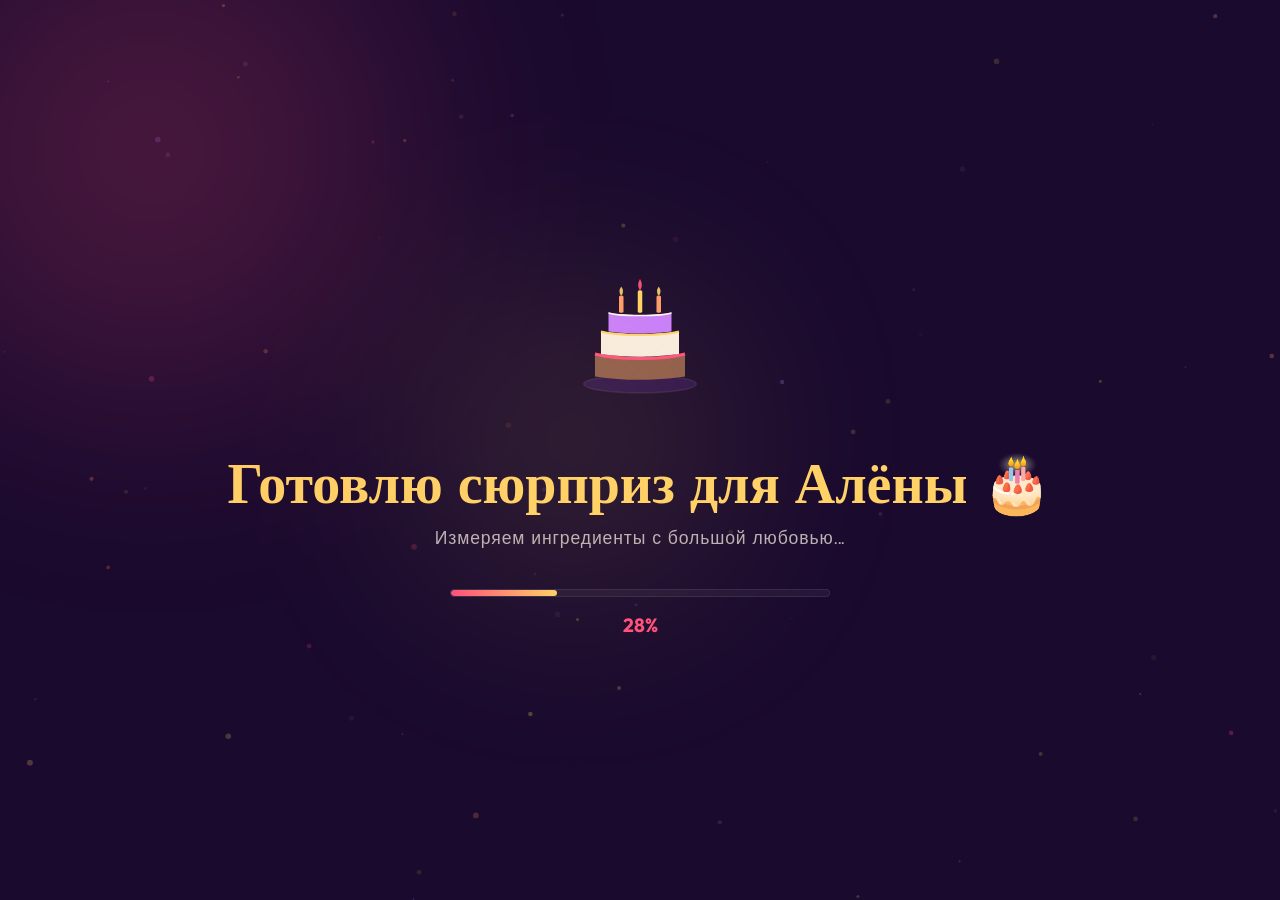
<file: cake.html>
<!DOCTYPE html>
<html lang="en">
<head>
  <meta charset="UTF-8">
  <meta name="viewport" content="width=device-width, initial-scale=1.0">
  <title>Baking the Surprise... 🎂</title>
  <link href="https://fonts.googleapis.com/css2?family=Outfit:wght@300;400;500;600;700;800&family=Dancing+Script:wght@700&family=DM+Sans:wght@300;400;500;700&display=swap" rel="stylesheet">
  <link rel="stylesheet" href="style.css">
  <link rel="icon" href="images/lilone.jpg" type="image/jpeg">
</head>
<body>



  <!-- Background Particle Canvas -->
  <canvas id="bg-canvas"></canvas>

  <div class="loading-container">
    <div class="hero-glow glow-1"></div>
    <div class="hero-glow glow-3"></div>

    <!-- Small SVG Cake illustration -->
    <div class="loading-cake">
      <svg viewBox="0 0 200 200" xmlns="http://www.w3.org/2000/svg">
        <!-- Plate -->
        <ellipse cx="100" cy="160" rx="75" ry="12" fill="var(--mid)" stroke="var(--border-glass)" stroke-width="2"/>
        
        <!-- Bottom Layer (Chocolate) -->
        <path d="M40 120 C 40 120, 100 130, 160 120 L 160 150 C 160 150, 100 160, 40 150 Z" fill="#8d5b4c" />
        <path d="M40 120 C 70 128, 130 128, 160 120" fill="none" stroke="var(--primary)" stroke-width="4"/>
        
        <!-- Middle Layer (Vanilla/Cream) -->
        <path d="M48 90 C 48 90, 100 98, 152 90 L 152 120 C 152 120, 100 128, 48 120 Z" fill="#f7ede2" />
        <path d="M48 90 C 70 96, 130 96, 152 90" fill="none" stroke="var(--secondary)" stroke-width="3"/>

        <!-- Top Layer (Berry) -->
        <path d="M58 65 C 58 65, 100 72, 142 65 L 142 90 C 142 90, 100 96, 58 90 Z" fill="var(--lilac)" />
        <path d="M58 65 C 70 70, 130 70, 142 65" fill="none" stroke="#fff8f0" stroke-width="2"/>

        <!-- Candles -->
        <!-- Center Candle -->
        <rect x="97" y="35" width="6" height="30" fill="var(--secondary)" rx="2"/>
        <path d="M100 20 Q105 28 100 35 Q95 28 100 20 Z" fill="var(--primary)" opacity="0.95"/>
        
        <!-- Left Candle -->
        <rect x="72" y="42" width="6" height="23" fill="var(--accent)" rx="2"/>
        <path d="M75 30 Q80 37 75 42 Q70 37 75 30 Z" fill="var(--secondary)" opacity="0.9"/>
        
        <!-- Right Candle -->
        <rect x="122" y="42" width="6" height="23" fill="var(--accent)" rx="2"/>
        <path d="M125 30 Q130 37 125 42 Q120 37 125 30 Z" fill="var(--secondary)" opacity="0.9"/>
      </svg>
    </div>

    <!-- Status Loading Message -->
    <h1 class="loading-text">Baking the Birthday Magic...</h1>
    <p class="loading-subtext" id="status-desc">Pre-heating ovens and whipping the frosting...</p>

    <!-- Progress Loader Bar -->
    <div class="progress-container">
      <div class="progress-bar-fill" id="progress-fill"></div>
    </div>
    
    <div class="progress-counter" id="progress-counter">0%</div>
  </div>

  <!-- Shared Javascript -->
  <script src="shared.js"></script>
  <script>
    const progressFill = document.getElementById("progress-fill");
    const progressCounter = document.getElementById("progress-counter");
    const statusDesc = document.getElementById("status-desc");

    const recipientName = activeConfig ? activeConfig.name : "hannu";
    document.querySelector(".loading-text").textContent = `Готовлю сюрприз для Алёны 🎂`;

const statusUpdates = [
  { pct: 0, text: "Разогреваем духовки и готовим крем..." },
  { pct: 15, text: "Измеряем ингредиенты с большой любовью..." },
  { pct: 30, text: "Перемешиваем тесто для праздничного торта..." },
  { pct: 45, text: "Разливаем смесь по слоям..." },
  { pct: 60, text: "Выпекаем слои бисквита..." },
  { pct: 75, text: "Добавляем сладкий крем и клубничный сироп..." },
  { pct: 90, text: "Зажигаем виртуальные свечи..." },
  { pct: 98, text: "Готово — можно задувать!" }
];



    let currentProgress = 0;
    const duration = 3500; // 3.5 seconds
    const intervalTime = 40; // update speed
    const increment = (100 / (duration / intervalTime));

    const loadingTimer = setInterval(() => {
      currentProgress += increment;
      if (currentProgress >= 100) {
        currentProgress = 100;
        clearInterval(loadingTimer);
        
        // Final chime sound
        playSuccessChime();

        // Redirect
        setTimeout(() => {
          window.location.href = "celebration.html";
        }, 300);
      }

      const roundedProgress = Math.floor(currentProgress);
      progressFill.style.width = roundedProgress + "%";
      progressCounter.textContent = roundedProgress + "%";

      // Update description text based on percentage
      const matchingStatus = statusUpdates.reduce((prev, curr) => {
        return (roundedProgress >= curr.pct) ? curr : prev;
      }, statusUpdates[0]);
      
      statusDesc.textContent = matchingStatus.text;
    }, intervalTime);
  </script>
</body>
</html>
</file>
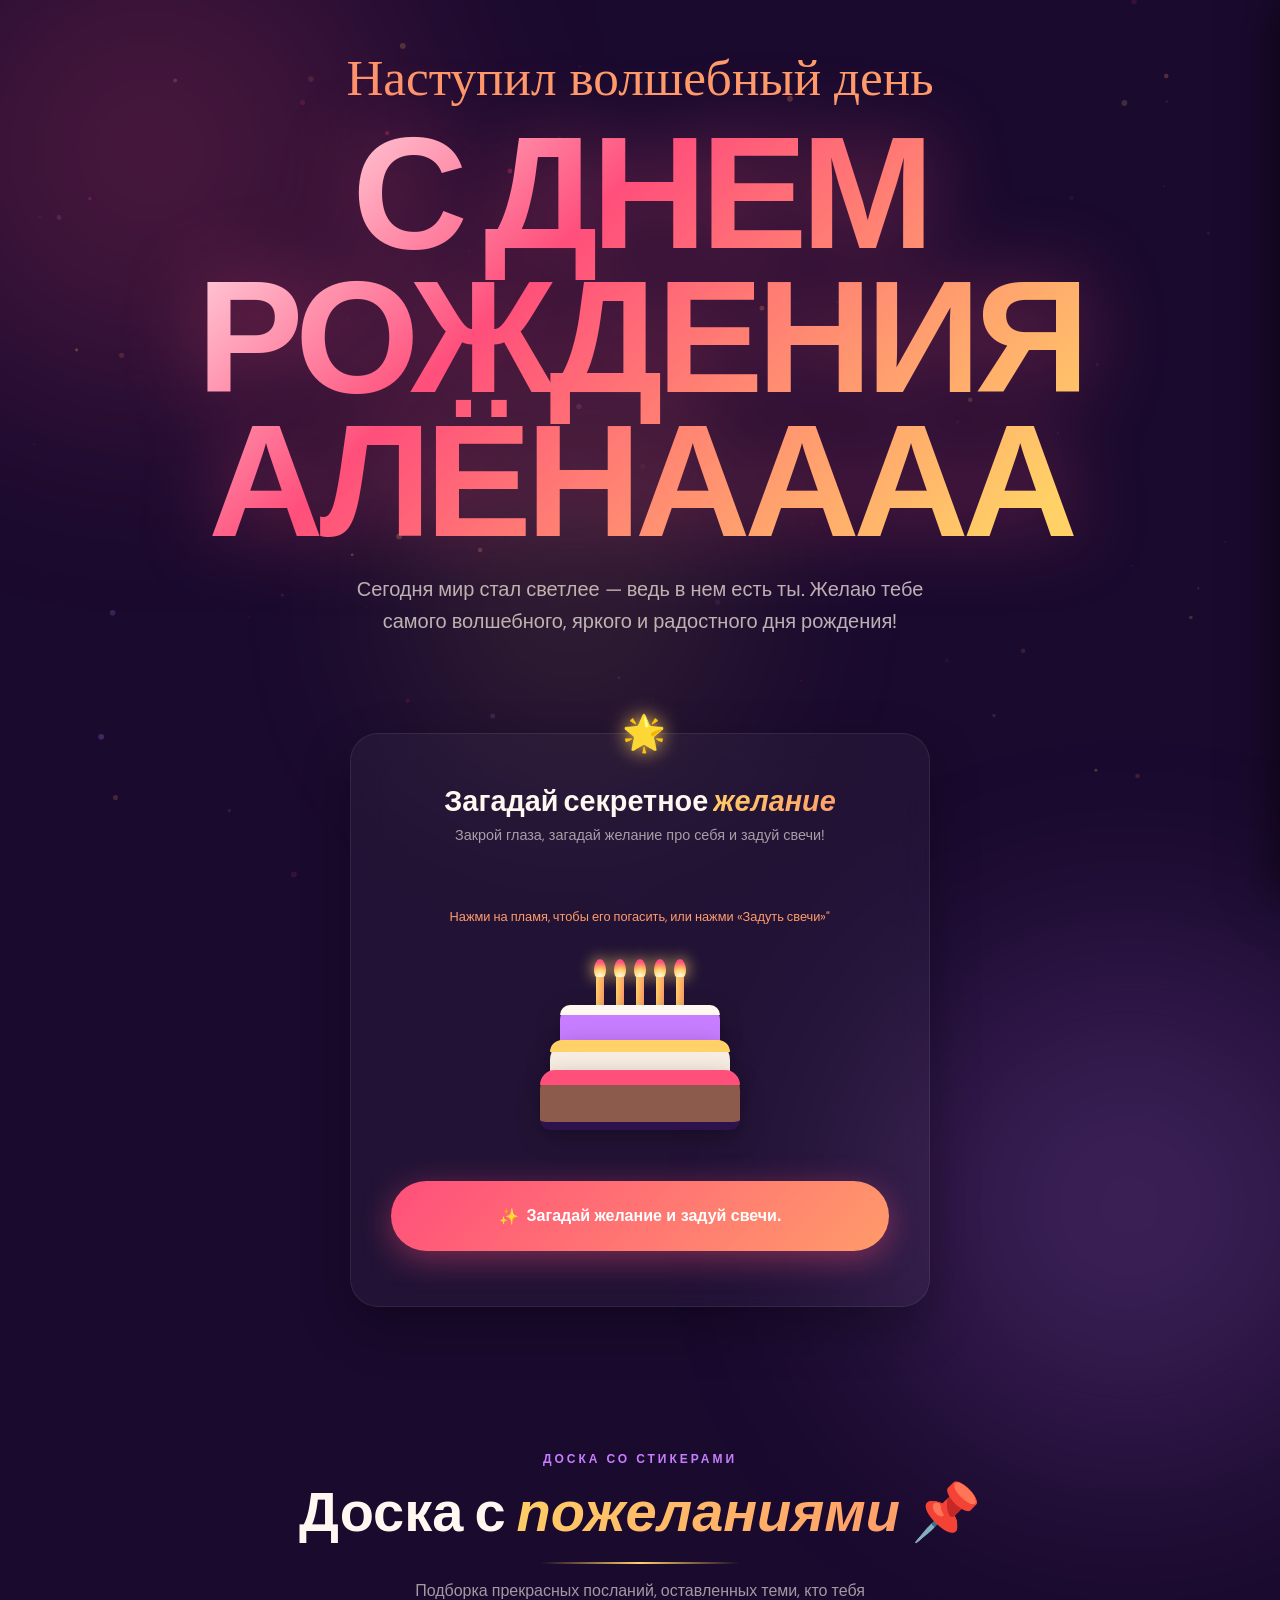
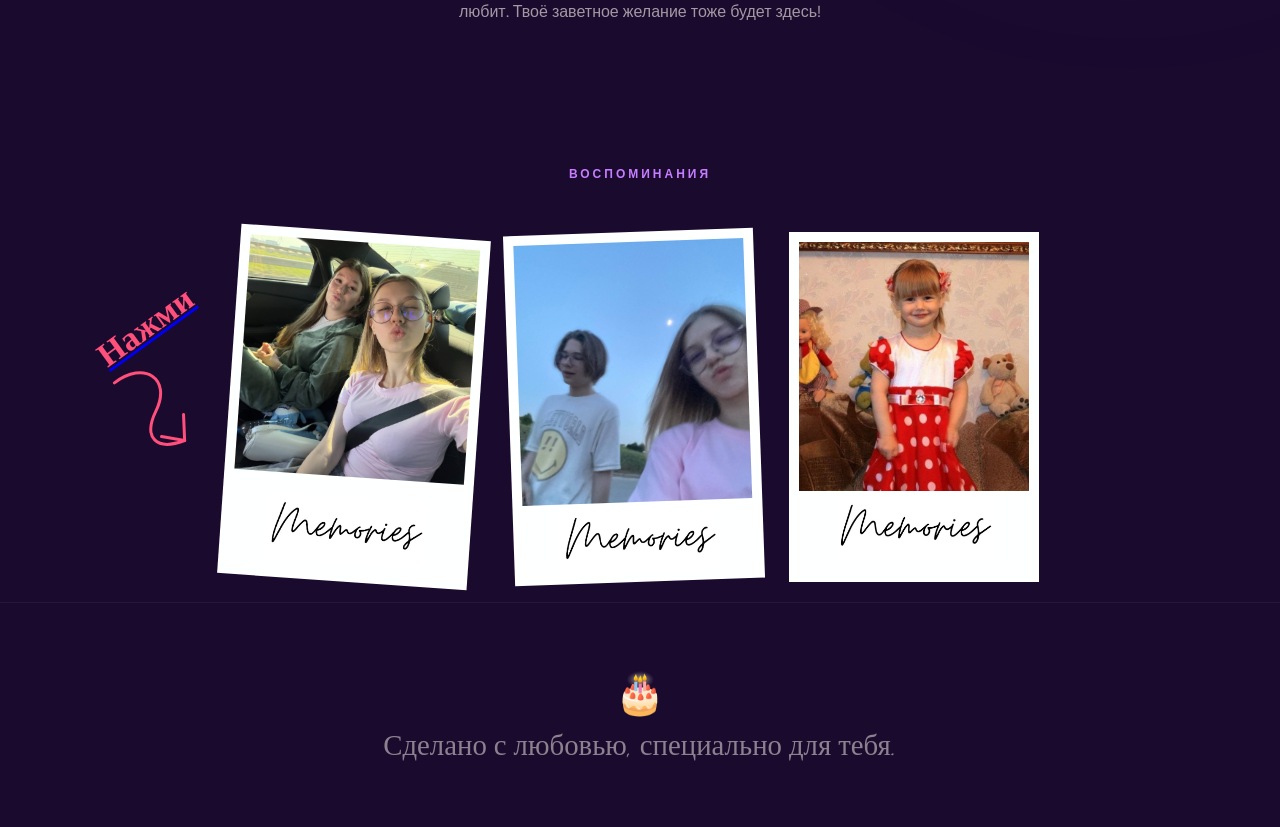
<file: celebration.html>
<!DOCTYPE html>
<html lang="en">

<head>
  <meta charset="UTF-8">
  <meta name="viewport" content="width=device-width, initial-scale=1.0">
  <title>Happy Birthday! 🎂</title>
  <link rel="icon" href="images/lilone.jpg" type="image/jpeg">
  <link
    href="https://fonts.googleapis.com/css2?family=Outfit:wght@300;400;500;600;700;800&family=Dancing+Script:wght@700&family=DM+Sans:wght@300;400;500;700&display=swap"
    rel="stylesheet">
  <link rel="stylesheet" href="style.css">
</head>

<body>



  <!-- Background Particle Canvas -->
  <canvas id="bg-canvas"></canvas>

  <!-- ═══ CUSTOMIZER DRAWER ══════════════════════ -->
  <div class="drawer" id="customizer-drawer">
    <div class="drawer-header">
      <h3 class="drawer-title">Personalize Site ✨</h3>
      <button class="drawer-close" id="drawer-close">×</button>
    </div>
    <div class="drawer-content">
      <div class="form-group">
        <label class="form-label">Color Theme</label>
        <div class="theme-options">
          <button class="theme-opt theme-rose" data-theme-val="rose">Rose</button>
          <button class="theme-opt theme-cosmic" data-theme-val="cosmic">Cosmic</button>
          <button class="theme-opt theme-emerald" data-theme-val="emerald">Emerald</button>
          <button class="theme-opt theme-retro" data-theme-val="retro">Retro</button>
        </div>
      </div>
      <div class="form-group">
        <label class="form-label" for="input-name">Recipient Name</label>
        <input type="text" id="input-name" class="form-control" placeholder="e.g. hannu">
      </div>
      <div class="form-group">
        <label class="form-label" for="input-subtext">Celebration Message</label>
        <input type="text" id="input-subtext" class="form-control">
      </div>
    </div>
    <div class="drawer-footer">
      <button class="drawer-btn save" id="btn-save-drawer">Save Changes ✨</button>
      <button class="drawer-btn reset" id="btn-reset-drawer">Reset to Default</button>
    </div>
  </div>

  <!-- ═══ CELEBRATION HERO ═══════════════════════ -->
  <section class="celebration-hero">
    <div class="hero-glow glow-1"></div>
    <div class="hero-glow glow-2"></div>
    <div class="hero-glow glow-3"></div>

    <div class="celebration-title-container">
      <p class="celebration-eyebrow">Наступил волшебный день</p>
      <h1 class="celebration-giant-text">С ДНЕМ РОЖДЕНИЯ АЛЁНАААА</h1>
      <p class="celebration-subtitle" id="celebration-subtext">
       Сегодня мир стал светлее — ведь в нем есть ты. Желаю тебе самого волшебного, яркого и радостного дня рождения!
      </p>
    </div>

    <!-- Innovative Make a Wish Form & Interactive Cake -->
    <div class="wish-card-panel reveal">
      <h3 class="section-title" style="font-size: 1.8rem; margin-bottom: 0.5rem;">Загадай секретное <em>желание</em></h3>
      <p style="font-size: 0.9rem; color: rgba(255,248,240,0.6);">Закрой глаза, загадай желание про себя и задуй свечи!</p>

      <div class="wish-form">
        <div class="candle-interactive-box">
          <p style="font-size: 0.8rem; color: var(--accent); margin-bottom: 10px;">Нажми на пламя, чтобы его погасить,
или нажми «Задуть свечи»"</p>
          <div class="cake" id="interactive-cake">
            <div class="candles-container">
              <div class="candle">
                <div class="wick"></div>
                <div class="flame" data-candle="1"></div>
              </div>
              <div class="candle">
                <div class="wick"></div>
                <div class="flame" data-candle="2"></div>
              </div>
              <div class="candle">
                <div class="wick"></div>
                <div class="flame" data-candle="3"></div>
              </div>
              <div class="candle">
                <div class="wick"></div>
                <div class="flame" data-candle="4"></div>
              </div>
              <div class="candle">
                <div class="wick"></div>
                <div class="flame" data-candle="5"></div>
              </div>
            </div>
            <div class="layer layer-top"></div>
            <div class="layer layer-middle"></div>
            <div class="layer layer-bottom"></div>
          </div>
        </div>

        <button class="btn-primary" id="btn-cast-wish" style="margin-top: 0;">
          <span>✨</span>Загадай желание и задуй свечи.
        </button>
      </div>
    </div>
  </section>

  <!-- Cork Board Wishes Wall -->
  <section class="wishes-section">
    <p class="section-label reveal">Доска со стикерами</p>
    <h2 class="section-title reveal">Доска с <em> пожеланиями</em> 📌</h2>
    <div class="divider reveal"></div>
    <p class="reveal" style="text-align: center; color: rgba(255,248,240,0.6); max-width: 500px; margin: 0 auto;">
Подборка прекрасных посланий, оставленных теми, кто тебя любит. Твоё заветное желание тоже будет здесь!    </p>

    <div class="wishes-grid reveal" id="wish-board-container">
      <!-- Sticky notes rendered by JS -->
    </div>
  </section>
  <p class="section-label reveal">Воспоминания</p>
  <a href="gallery.html" class="polaroid">
        <div class="gallery-hint" >
          <span class="gallery-hint-text">Нажми</span>
          <svg viewBox="0 0 80 100" xmlns="http://www.w3.org/2000/svg">
            <path d="M8,10 C 45,5 60,35 30,55 C 5,72 10,90 40,95" />
            <path d="M22,80 L40,95 L52,72" />
          </svg>
        </div>
        <div class="spek">
            <img src="images/angel.jpg" alt="">
            <img src="images/cursive.jpg" alt="" style="margin-top: 20px;">
        </div>
        <div class="spek">
            <img src="images/mark.jpg" alt="">
            <img src="images/cursive.jpg" alt="">
        </div>
        <div class="spek">
            <img src="images/lilone.jpg" alt="">
            <img src="images/cursive.jpg" alt="">
        </div>
        

  </a>
  <!-- Footer -->
  <footer>
    <div class="footer-heart">🎂</div>
    <p class="footer-text">Сделано с любовью, специально для тебя.</p>
  </footer>

  <!-- Floating balloons -->
  <div class="balloons" id="balloons"
    style="position: absolute; inset: 0; pointer-events: none; overflow: hidden; z-index: 1;"></div>

  <!-- Shared Javascript -->
  <script src="shared.js"></script>
  <script>
    // Config elements binding
    const txtName = document.getElementById("recipient-greeting");
    const txtSub = document.getElementById("celebration-subtext");
    const inputName = document.getElementById("input-name");
    const inputSubtext = document.getElementById("input-subtext");
    const themeOpts = document.querySelectorAll(".theme-opt");
    const wishBoard = document.getElementById("wish-board-container");

    function updatePageContent() {
      txtName.textContent = `${activeConfig.name.toUpperCase()}!`;
      txtSub.textContent = activeConfig.heroSubtext;

      // Update form values in drawer
      inputName.value = activeConfig.name;
      inputSubtext.value = activeConfig.heroSubtext;

      // Theme toggle indicators
      themeOpts.forEach(opt => {
        opt.classList.toggle("selected", opt.dataset.themeVal === activeConfig.theme);
      });

      // Render Pinned Sticky Notes
      renderWishBoard();
    }

    function renderWishBoard() {
      wishBoard.innerHTML = "";
      const colors = ["pink", "gold", "blue", "purple", "green"];

      activeConfig.wishes.forEach((w, idx) => {
        const rot = ((idx * 31) % 9) - 4; // rotate between -4 and 4 deg
        const color = w.color || colors[idx % colors.length];
        const icon = w.icon || "🎂";
        
        let colorClass = '';
        let colorStyle = `--rot: ${rot}deg`;
        
        if (color && color.startsWith('#')) {
          // Keep image background, just ensure white text
          colorStyle += `; color: #ffffff;`;
        } else {
          // Color class name
          colorClass = `color-${color}`;
        }

        // Assign wp1 to first card, wp2 to second card, wp3 to Mom card, wp4 to GrandPa&GrandMa card, wp5 to Arhaan card, wp6 to Tulya card, wp7 to Atta card (by index)
        if (idx === 0) {
          colorStyle += `; background: linear-gradient(180deg, rgba(0,0,0,0.35), rgba(0,0,0,0.35)), url('wp1.jpg'); background-size: cover; background-position: center; background-repeat: no-repeat; color: #ffffff;`;
        } else if (idx === 1) {
          colorStyle += `; background: linear-gradient(180deg, rgba(0,0,0,0.35), rgba(0,0,0,0.35)), url('wp2.jpg'); background-size: cover; background-position: center; background-repeat: no-repeat; color: #ffffff;`;
        } else if (idx === 2) {
          colorStyle += `; background: linear-gradient(180deg, rgba(0,0,0,0.35), rgba(0,0,0,0.35)), url('wp3.jpg'); background-size: cover; background-position: center; background-repeat: no-repeat; color: #ffffff;`;
        } else if (idx === 3) {
          colorStyle += `; background: linear-gradient(180deg, rgba(0,0,0,0.35), rgba(0,0,0,0.35)), url('wp4.jpg'); background-size: cover; background-position: center; background-repeat: no-repeat; color: #ffffff;`;
        } else if (idx === 4) {
          colorStyle += `; background: linear-gradient(180deg, rgba(0,0,0,0.35), rgba(0,0,0,0.35)), url('wp5.jpg'); background-size: cover; background-position: center; background-repeat: no-repeat; color: #ffffff;`;
        } else if (idx === 5) {
          colorStyle += `; background: linear-gradient(180deg, rgba(0,0,0,0.35), rgba(0,0,0,0.35)), url('wp6.jpg'); background-size: cover; background-position: center; background-repeat: no-repeat; color: #ffffff;`;
        } else if (idx === 6) {
          colorStyle += `; background: linear-gradient(180deg, rgba(0,0,0,0.35), rgba(0,0,0,0.35)), url('wp7.jpg'); background-size: cover; background-position: center; background-repeat: no-repeat; color: #ffffff; grid-column: 2 / 3;`;
        }

        wishBoard.innerHTML += `
          <div class="sticky-note ${colorClass}" style="${colorStyle}">
            <div class="sticky-icon">${icon}</div>
            <p class="sticky-text">${w.text}</p>
            <p class="sticky-author">${w.author}</p>
          </div>
        `;
      });

      // Post-render: ensure the first two cards and last Tulya card have the exact images
      setTimeout(() => {
        const notes = wishBoard.querySelectorAll('.sticky-note');
        if (notes[0]) {
          notes[0].style.background = "linear-gradient(180deg, rgba(0,0,0,0.35), rgba(0,0,0,0.35)), url('wp1.jpg')";
          notes[0].style.backgroundSize = 'cover';
          notes[0].style.backgroundPosition = 'center';
        }
        if (notes[1]) {
          notes[1].style.background = "linear-gradient(180deg, rgba(0,0,0,0.35), rgba(0,0,0,0.35)), url('wp2.jpg')";
          notes[1].style.backgroundSize = 'cover';
          notes[1].style.backgroundPosition = 'center';
        }
        if (notes[2]) {
          notes[2].style.background = "linear-gradient(180deg, rgba(0,0,0,0.35), rgba(0,0,0,0.35)), url('wp3.jpg')";
          notes[2].style.backgroundSize = 'cover';
          notes[2].style.backgroundPosition = 'center';
        }
        if (notes[3]) {
          notes[3].style.background = "linear-gradient(180deg, rgba(0,0,0,0.35), rgba(0,0,0,0.35)), url('wp4.jpg')";
          notes[3].style.backgroundSize = 'cover';
          notes[3].style.backgroundPosition = 'center';
        }
        if (notes[4]) {
          notes[4].style.background = "linear-gradient(180deg, rgba(0,0,0,0.35), rgba(0,0,0,0.35)), url('wp5.jpg')";
          notes[4].style.backgroundSize = 'cover';
          notes[4].style.backgroundPosition = 'center';
        }
        if (notes[5]) {
          notes[5].style.background = "linear-gradient(180deg, rgba(0,0,0,0.35), rgba(0,0,0,0.35)), url('wp6.jpg')";
          notes[5].style.backgroundSize = 'cover';
          notes[5].style.backgroundPosition = 'center';
        }
        if (notes[6]) {
          notes[6].style.background = "linear-gradient(180deg, rgba(0,0,0,0.35), rgba(0,0,0,0.35)), url('wp7.jpg')";
          notes[6].style.backgroundSize = 'cover';
          notes[6].style.backgroundPosition = 'center';
          notes[6].style.gridColumn = '2 / 3';
        }
      }, 50);
    }

    // Interactive Candle Blowing logic
    const flames = document.querySelectorAll(".flame");
    let blownCount = 0;

    flames.forEach(flame => {
      flame.addEventListener("click", () => {
        if (!flame.classList.contains("blown")) {
          playBlowSound();
          flame.classList.add("blown");
          blownCount++;

          // Emit small puff smoke particle
          createSmokePuff(flame);

          if (blownCount === flames.length) {
            triggerFullBlowCelebration();
          }
        }
      });
    });

    function createSmokePuff(element) {
      const rect = element.getBoundingClientRect();
      const smoke = document.createElement("div");
      smoke.textContent = "💨";
      smoke.style.cssText = `
        position: fixed;
        left: ${rect.left + rect.width / 2}px;
        top: ${rect.top}px;
        font-size: 1.2rem;
        pointer-events: none;
        z-index: 1000;
        transition: transform 0.6s ease, opacity 0.6s ease;
      `;
      document.body.appendChild(smoke);
      setTimeout(() => {
        smoke.style.transform = "translateY(-35px) scale(1.4)";
        smoke.style.opacity = 0;
      }, 20);
      setTimeout(() => smoke.remove(), 600);
    }

    function triggerFullBlowCelebration() {
      playSuccessChime();
      launchConfetti();
      // Multiple fireworks bursts
      for (let i = 0; i < 5; i++) {
        setTimeout(() => {
          if (window.createFirework) {
            window.createFirework(
              Math.random() * window.innerWidth,
              window.innerHeight * 0.2 + Math.random() * window.innerHeight * 0.4
            );
          }
        }, i * 350);
      }
    }

    // Make a Wish shooting star logic
    const btnCastWish = document.getElementById("btn-cast-wish");

    btnCastWish.addEventListener("click", () => {
      const author = activeConfig.name || "hannu";
      const wishText = "Я желаю... 🤫✨";

      // First, blow out all flames if not blown yet
      flames.forEach(f => {
        if (!f.classList.contains("blown")) {
          f.classList.add("blown");
        }
      });
      blownCount = flames.length;
      playBlowSound();

      // Launch shooting star particle ascending from the cake
      createShootingStar(wishText);

      // Add to config local state & wish board
      setTimeout(() => {
        activeConfig.wishes.unshift({
          icon: "🌟",
          text: wishText,
          author: `-- ${author}`,
          color: ["pink", "gold", "blue", "purple", "green"][Math.floor(Math.random() * 5)]
        });

        saveConfig();
        renderWishBoard();
        triggerFullBlowCelebration();

        // Relight candles after 4 seconds
        setTimeout(() => {
          flames.forEach(f => f.classList.remove("blown"));
          blownCount = 0;
        }, 4000);
      }, 1200);
    });

    function createShootingStar(text) {
      const cakeEl = document.getElementById("interactive-cake");
      const rect = cakeEl.getBoundingClientRect();
      const originX = rect.left + rect.width / 2;
      const originY = rect.top;

      // Create glowing star element
      const star = document.createElement("div");
      star.className = "glow-star-particle";
      star.textContent = "🌟";
      // Random target side drift
      const targetTx = (Math.random() - 0.5) * 400;
      star.style.setProperty("--star-tx", `${targetTx}px`);
      star.style.left = `${originX}px`;
      star.style.top = `${originY}px`;

      document.body.appendChild(star);

      // Remove star element when animation finishes
      star.addEventListener("animationend", () => {
        star.remove();
      });
    }

    // Balloon floating decorations
    const balloonEmojis = ["🎈", "🎈", "🎉", "🎊", "💛", "💖", "✨", "🌸"];
    const balloonCont = document.getElementById("balloons");
    for (let i = 0; i < 12; i++) {
      const b = document.createElement("div");
      b.className = "balloon";
      b.textContent = balloonEmojis[Math.floor(Math.random() * balloonEmojis.length)];
      b.style.cssText = `
        position: absolute;
        bottom: -100px;
        left: ${Math.random() * 100}%;
        animation: riseUp linear infinite;
        animation-duration: ${7 + Math.random() * 8}s;
        animation-delay: ${Math.random() * 6}s;
        font-size: ${1.5 + Math.random() * 1.5}rem;
        opacity: .6;
      `;
      balloonCont.appendChild(b);
    }

    // ─── LIVE DRAWER LOGIC ───
    const drawer = document.getElementById("customizer-drawer");

    document.getElementById("drawer-close").addEventListener("click", () => {
      drawer.classList.remove("open");
    });

    themeOpts.forEach(opt => {
      opt.addEventListener("click", () => {
        themeOpts.forEach(o => o.classList.remove("selected"));
        opt.classList.add("selected");
        activeConfig.theme = opt.dataset.themeVal;
        applyTheme(activeConfig.theme);
      });
    });

    document.getElementById("btn-save-drawer").addEventListener("click", () => {
      activeConfig.name = inputName.value.trim() || activeConfig.name;
      activeConfig.heroSubtext = inputSubtext.value.trim() || activeConfig.heroSubtext;

      saveConfig();
      updatePageContent();
      drawer.classList.remove("open");
      playSuccessChime();
      launchConfetti();
      alert("Settings saved successfully!");
    });

    document.getElementById("btn-reset-drawer").addEventListener("click", () => {
      if (confirm("Reset layout configs to default?")) {
        localStorage.removeItem('bday_config');
        activeConfig = JSON.parse(JSON.stringify(DEFAULT_CONFIG));
        applyTheme(activeConfig.theme);
        updatePageContent();
        drawer.classList.remove("open");
        playSuccessChime();
      }
    });

    // Scroll Reveal trigger
    const revEls = document.querySelectorAll(".reveal");
    const obs = new IntersectionObserver((entries) => {
      entries.forEach(e => {
        if (e.isIntersecting) {
          e.target.classList.add("visible");
          obs.unobserve(e.target);
        }
      });
    }, { threshold: .1 });
    revEls.forEach(el => obs.observe(el));

    // Page Load setup
    updatePageContent();
  </script>
</body>

</html>
</file>
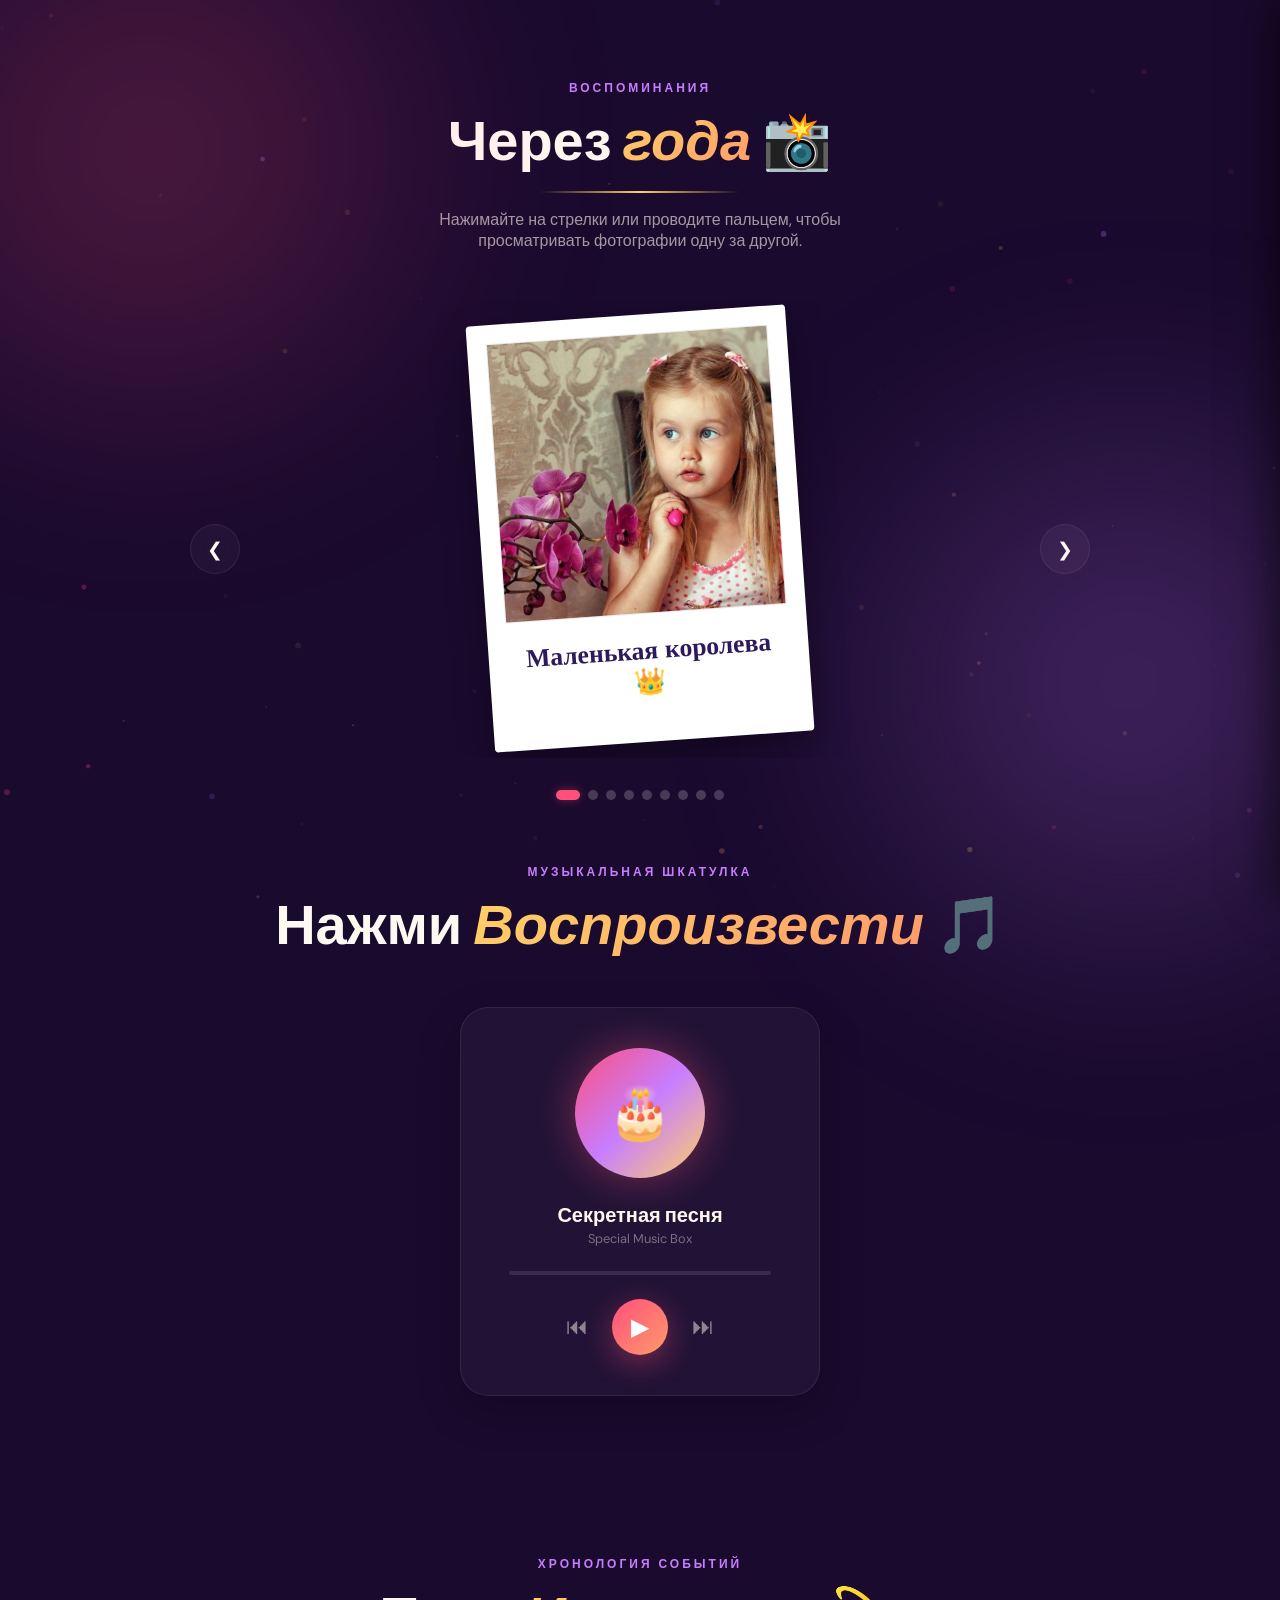
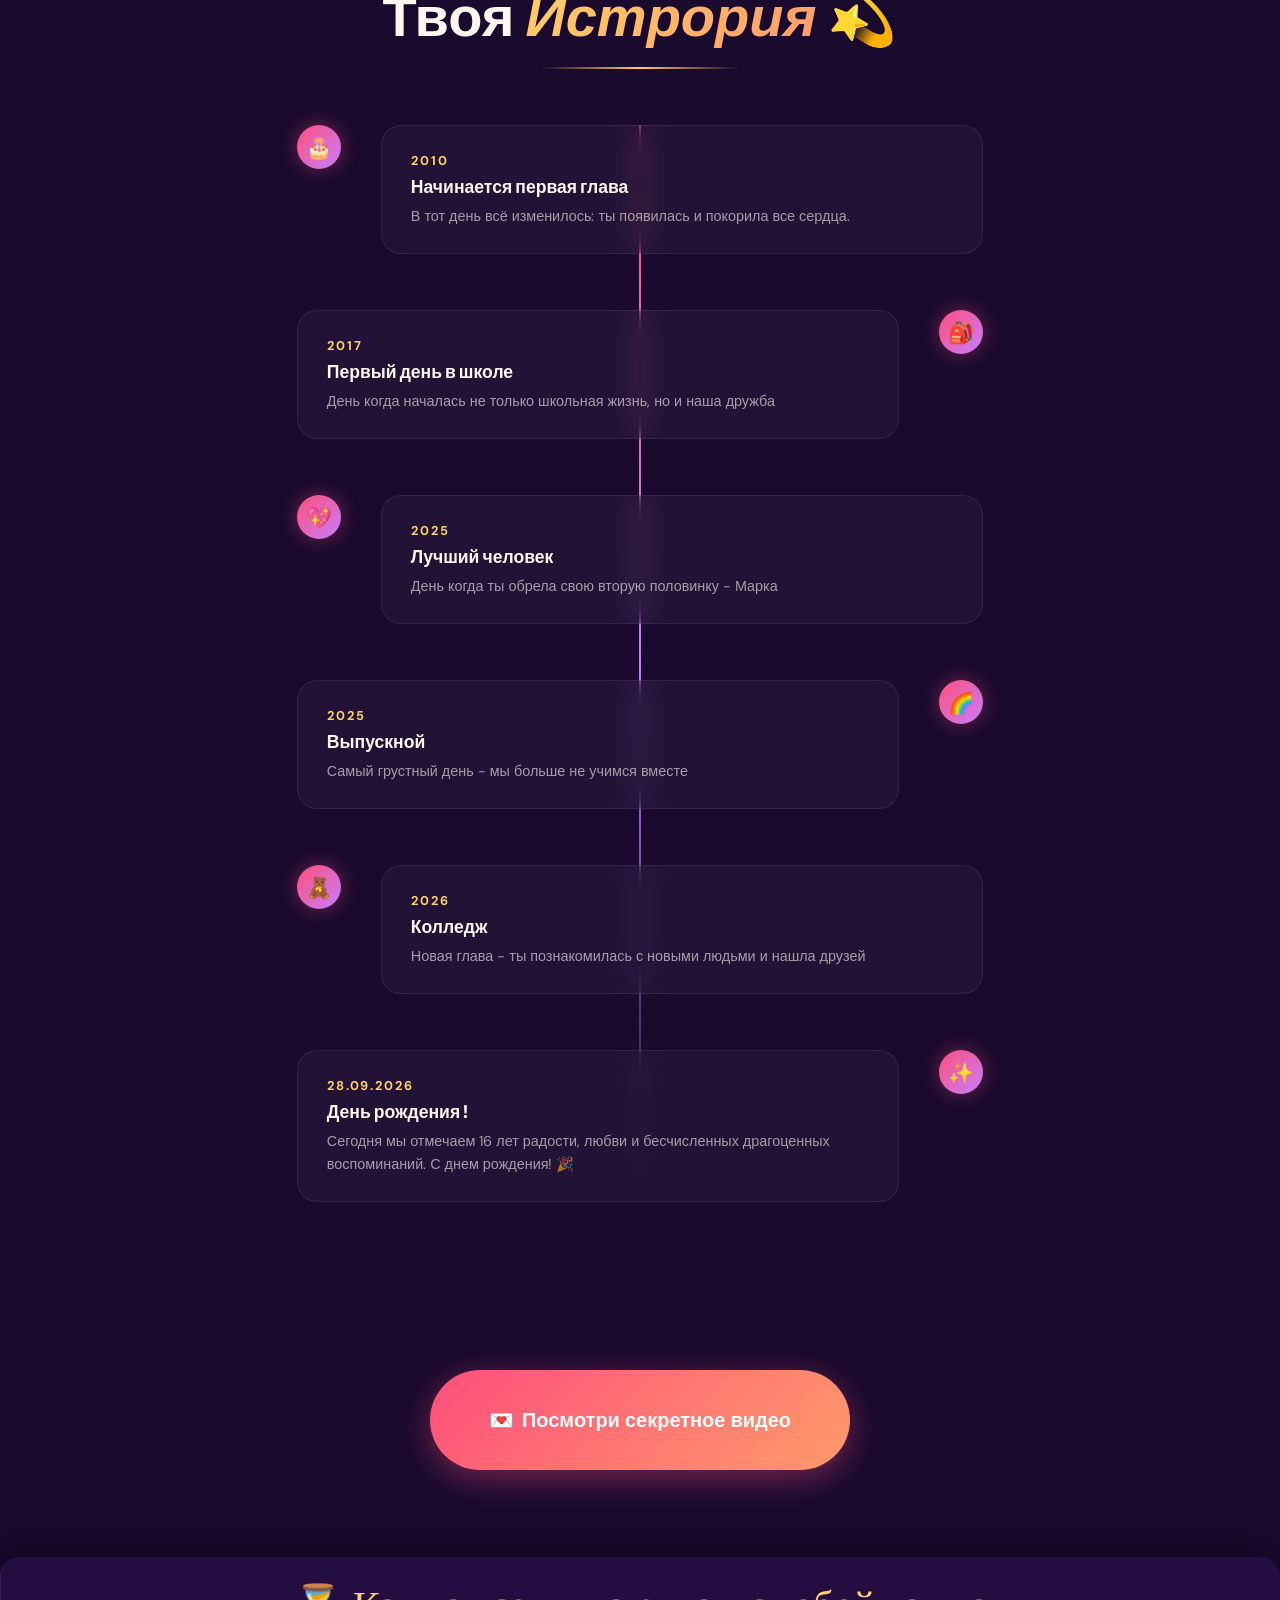
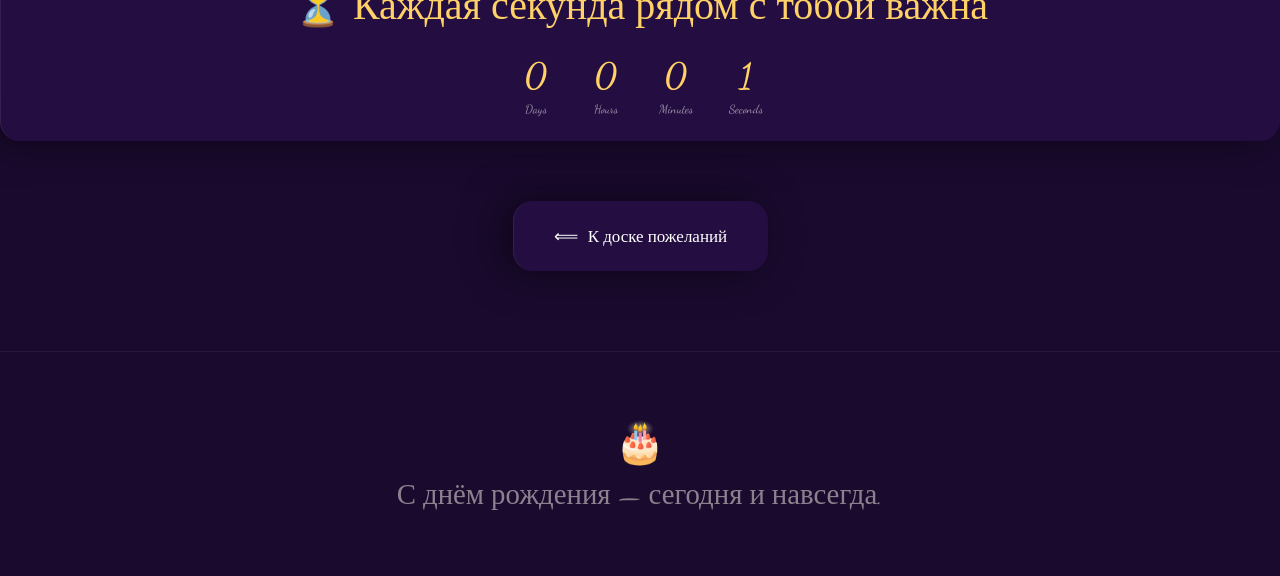
<file: gallery.html>
<!DOCTYPE html>
<html lang="en">
<head>
  <meta charset="UTF-8">
  <meta name="viewport" content="width=device-width, initial-scale=1.0">
  <title>Memory Lane & Music 📸</title>
  <link href="https://fonts.googleapis.com/css2?family=Outfit:wght@300;400;500;600;700;800&family=Dancing+Script:wght@700&family=DM+Sans:wght@300;400;500;700&display=swap" rel="stylesheet">
  <link rel="stylesheet" href="style.css">
  <link rel="icon" href="images/lilone.jpg" type="image/jpeg">
</head>
<body>

  <!-- Background Particle Canvas -->
  <canvas id="bg-canvas"></canvas>

  <!-- ═══ CUSTOMIZER DRAWER ══════════════════════ -->
  <div class="drawer" id="customizer-drawer">
    <div class="drawer-header">
      <h3 class="drawer-title">Personalize Site ✨</h3>
      <button class="drawer-close" id="drawer-close">×</button>
    </div>
    <div class="drawer-content">
      <div class="form-group">
        <label class="form-label">Color Theme</label>
        <div class="theme-options">
          <button class="theme-opt theme-rose" data-theme-val="rose">Rose</button>
          <button class="theme-opt theme-cosmic" data-theme-val="cosmic">Cosmic</button>
          <button class="theme-opt theme-emerald" data-theme-val="emerald">Emerald</button>
          <button class="theme-opt theme-retro" data-theme-val="retro">Retro</button>
        </div>
      </div>
      
      <div class="form-group">
        <label class="form-label" for="input-photo">Add Polaroid Photo</label>
        <input type="file" id="input-photo" class="form-control" accept="image/*">
        <p style="font-size:0.7rem;color:rgba(255,248,240,0.4);margin-top:2px;">Inserts a new photo at the beginning of the slider.</p>
      </div>

      <div class="form-group">
        <label class="form-label" for="input-video">Upload Video Message 🎥</label>
        <input type="file" id="input-video" class="form-control" accept="video/*">
        <p style="font-size:0.7rem;color:rgba(255,248,240,0.4);margin-top:2px;">Select an MP4/WebM video file to replace the current birthday video.</p>
      </div>

      <div class="form-group">
        <label class="form-label" for="input-music-title">Music Track Title</label>
        <input type="text" id="input-music-title" class="form-control">
      </div>
      <div class="form-group">
        <label class="form-label" for="input-music-artist">Music Track Subtext</label>
        <input type="text" id="input-music-artist" class="form-control">
      </div>
    </div>
    <div class="drawer-footer">
      <button class="drawer-btn save" id="btn-save-drawer">Save Changes ✨</button>
      <button class="drawer-btn reset" id="btn-reset-drawer">Reset to Default</button>
    </div>
  </div>

  <!-- ═══ GALLERY HERO SECTION ════════════════════ -->
  <section class="music-section" style="padding-bottom: 2rem;">
    <div class="hero-glow glow-1"></div>
    <div class="hero-glow glow-2"></div>
    
    <p class="section-label reveal">Воспоминания</p>
    <h2 class="section-title reveal">Через  <em>года</em> 📸</h2>
    <div class="divider reveal"></div>
    <p class="reveal" style="color: rgba(255,248,240,0.6); max-width: 500px; margin: 0 auto; text-align: center;">
Нажимайте на стрелки или проводите пальцем, чтобы просматривать фотографии одну за другой.    </p>

    <!-- Horizontal Polaroid Carousel Slider -->
    <div class="gallery-container reveal">
      <button class="slider-arrow prev" id="slider-prev" aria-label="Previous Photo">❮</button>
      <button class="slider-arrow next" id="slider-next" aria-label="Next Photo">❯</button>
      
      <div class="gallery-slider-wrapper">
        <div class="gallery-slides" id="gallery-slides-container">
          <!-- Populated by JS -->
        </div>
      </div>

      <div class="slider-dots" id="slider-dots-container">
        <!-- Dots populated by JS -->
      </div>
    </div>
  </section>

  <!-- ═══ MUSIC PLAYER SECTION ════════════════════ -->
  <section class="music-section" style="padding-top: 2rem; padding-bottom: 4rem;">
    <p class="section-label reveal">Музыкальная шкатулка</p>
    <h2 class="section-title reveal">Нажми <em>Воспроизвести</em> 🎵</h2>
    
    <div class="music-player reveal">
      <div class="music-cover" id="music-cover">🎂</div>
      <div class="music-info">
        <div class="music-title" id="music-title">Happy Birthday</div>
        <div class="music-sub" id="music-artist">Synthesized Chimes</div>
      </div>
      <div class="progress-bar"><div class="progress-fill" id="progress-fill"></div></div>
      <div class="music-controls">
        <button class="ctrl-btn" id="prev-btn" title="Restart">⏮</button>
        <button class="ctrl-btn main" id="play-btn" title="Play">▶</button>
        <button class="ctrl-btn" id="next-btn" title="Random Note">⏭</button>
      </div>
      <audio id="bg-audio" src="song.mp3"></audio>
    </div>
  </section>

  <!-- ═══ TIMELINE SECTION ════════════════════════ -->
  <section class="timeline-section">
    <p class="section-label reveal">Хронология событий</p>
    <h2 class="section-title reveal">Твоя <em>Истрория</em> 💫</h2>
    <div class="divider reveal"></div>

    <div class="timeline reveal" id="timeline-container">
      <!-- Milestones populated by JS -->
    </div>
  </section>

  <!-- Navigation button to watch secret video page -->
  <div style="text-decoration: none; text-align: center; margin-bottom: 5rem; position: relative; z-index: 10;">
    <a href="video.html" class="btn-primary" style="text-decoration: none; width: 420px; height: 100px;font-size: 20px;">
      <span>💌</span> Посмотри секретное видео
    </a>
  </div>
  <section class="time-counter">

    <div class="counter">
      <div>
        <p class="counter-title">⏳ Каждая секунда рядом с тобой важна</p>
      </div>
      <div class="times">
      <div class="counter-item">
        <span id="days">0</span>
        <small>Days</small>
      </div>

      <div class="counter-item">
        <span id="hours">0</span>
        <small>Hours</small>
      </div>

      <div class="counter-item">
        <span id="minutes">0</span>
        <small>Minutes</small>
      </div>

      <div class="counter-item">
        <span id="seconds">0</span>
        <small>Seconds</small>
      </div>
      </div>
    </div>
  </section>
<div style="text-align: center; margin-bottom: 5rem; position: relative; z-index: 10;">
  <a href="celebration.html" class="btn-my" style="text-decoration: none; width: 255px; height: 70px; font-size: 17px; margin: 0 auto; display: flex; align-items: center; justify-content: center;">
    <span>⟸</span> К доске пожеланий
  </a>
</div>
  <!-- Footer -->
  <footer>
    <div class="footer-heart">🎂</div>
    <p class="footer-text">С днём рождения — сегодня и навсегда.</p>
  </footer>

  <!-- Shared JavaScript Utilities -->
  <script src="shared.js"></script>
  <script>
    // Elements references
    const slidesContainer = document.getElementById("gallery-slides-container");
    const dotsContainer = document.getElementById("slider-dots-container");
    const timelineContainer = document.getElementById("timeline-container");
    
    const txtMusicTitle = document.getElementById("music-title");
    const txtMusicArtist = document.getElementById("music-artist");
    
    const inputMusicTitle = document.getElementById("input-music-title");
    const inputMusicArtist = document.getElementById("input-music-artist");
    const themeOpts = document.querySelectorAll(".theme-opt");
    
    let activeSlideIndex = 0;
    let totalSlides = 0;

    function renderGalleryAndTimeline() {
      // 1. Render Gallery Slides
      slidesContainer.innerHTML = "";
      dotsContainer.innerHTML = "";
      
const photoCaptions = [
  "Маленькая королева 👑",
  "Милая улыбка ✨",
  "Такие моменты 💫",
  "Чистое счастье 💖",
  "Солнечное настроение ☀️",
  "За новые годы🥂",
  "Время праздновать 🧸",
  "Друзья на века 🫂",
  "🌈 Маленькое чудо"
];
      
      const photos = activeConfig.photos || [];
      totalSlides = photos.length;
      
      photos.forEach((src, index) => {
        const rotation = ((index * 17) % 9) - 4; // between -4 and 4 deg
        const caption = photoCaptions[index % photoCaptions.length] || `Memory #${index + 1}`;
        
        // Slide item
        const slideItem = document.createElement("div");
        slideItem.className = "gallery-slide-item";
        slideItem.innerHTML = `
          <div class="polaroid-card" style="--rot: ${rotation}deg">
            <img src="${src}" alt="Memory ${index + 1}">
            <div class="polaroid-caption">${caption}</div>
          </div>
        `;
        slidesContainer.appendChild(slideItem);
        
        // Dot indicator
        const dot = document.createElement("button");
        dot.className = `slider-dot ${index === activeSlideIndex ? 'active' : ''}`;
        dot.addEventListener("click", () => {
          goToSlide(index);
        });
        dotsContainer.appendChild(dot);
      });

      updateSlideOffset();

      // 2. Render Timeline milestones
      timelineContainer.innerHTML = "";
      activeConfig.timeline.forEach((item, index) => {
        timelineContainer.innerHTML += `
          <div class="tl-item">
            <div class="tl-dot">${item.icon || '⭐'}</div>
            <div class="tl-content">
              <div class="tl-year">${item.year}</div>
              <div class="tl-title">${item.title}</div>
              <div class="tl-desc">${item.desc}</div>
            </div>
          </div>
        `;
      });

      // 3. Render Music Details
      txtMusicTitle.textContent = activeConfig.musicTitle;
      txtMusicArtist.textContent = activeConfig.musicArtist;

      // Drawer inputs setup
      inputMusicTitle.value = activeConfig.musicTitle;
      inputMusicArtist.value = activeConfig.musicArtist;
      
      themeOpts.forEach(opt => {
        opt.classList.toggle("selected", opt.dataset.themeVal === activeConfig.theme);
      });

      // 4. Render Video Source
      const videoEl = document.getElementById("bday-video");
      if (videoEl && !videoEl.src) {
        videoEl.src = activeConfig.videoData || "birthday-video.mp4";
      }
    }

    // Carousel Slider slide logic
    const btnPrev = document.getElementById("slider-prev");
    const btnNext = document.getElementById("slider-next");

    btnPrev.addEventListener("click", () => {
      let index = activeSlideIndex - 1;
      if (index < 0) index = totalSlides - 1;
      goToSlide(index);
    });

    btnNext.addEventListener("click", () => {
      let index = activeSlideIndex + 1;
      if (index >= totalSlides) index = 0;
      goToSlide(index);
    });

    function goToSlide(index) {
      activeSlideIndex = index;
      updateSlideOffset();
      
      // Update dots classes
      const dots = dotsContainer.querySelectorAll(".slider-dot");
      dots.forEach((dot, idx) => {
        dot.classList.toggle("active", idx === index);
      });
    }

    function updateSlideOffset() {
      slidesContainer.style.transform = `translateX(-${activeSlideIndex * 100}%)`;
    }

    /* ─── WEB AUDIO MUSIC SYNTHESIZER ─── */
    let playingSynth = false;
    let synthTimer = null;
    let currentNoteIndex = 0;
    const beatDuration = 0.55;

    const playBtn = document.getElementById("play-btn");
    const cover = document.getElementById("music-cover");
    const fill = document.getElementById("progress-fill");

    const NOTES = {
      C4: 261.63, D4: 293.66, E4: 329.63, F4: 349.23, G4: 392.00, A4: 440.00, Bb4: 466.16,
      C5: 523.25, D5: 587.33, E5: 659.25, F5: 698.46, G5: 783.99, A5: 880.00, C6: 1046.50
    };

    const TUNE = [
      { note: 'C4', dur: 0.7 }, { note: 'C4', dur: 0.3 }, { note: 'D4', dur: 1 }, { note: 'C4', dur: 1 }, { note: 'F4', dur: 1 }, { note: 'E4', dur: 2 },
      { note: 'C4', dur: 0.7 }, { note: 'C4', dur: 0.3 }, { note: 'D4', dur: 1 }, { note: 'C4', dur: 1 }, { note: 'G4', dur: 1 }, { note: 'F4', dur: 2 },
      { note: 'C4', dur: 0.7 }, { note: 'C4', dur: 0.3 }, { note: 'C5', dur: 1 }, { note: 'A4', dur: 1 }, { note: 'F4', dur: 1 }, { note: 'E4', dur: 1 }, { note: 'D4', dur: 2 },
      { note: 'Bb4', dur: 0.7 }, { note: 'Bb4', dur: 0.3 }, { note: 'A4', dur: 1 }, { note: 'F4', dur: 1 }, { note: 'G4', dur: 1 }, { note: 'F4', dur: 2 }
    ];

    function playChime(freq, startTime, duration) {
      if (!audioCtx) return;
      const osc1 = audioCtx.createOscillator();
      const osc2 = audioCtx.createOscillator();
      const gainNode = audioCtx.createGain();
      
      osc1.type = 'sine';
      osc1.frequency.setValueAtTime(freq, startTime);
      
      osc2.type = 'triangle';
      osc2.frequency.setValueAtTime(freq * 2, startTime); // overtone
      
      gainNode.gain.setValueAtTime(0, startTime);
      gainNode.gain.linearRampToValueAtTime(0.12, startTime + 0.015);
      gainNode.gain.exponentialRampToValueAtTime(0.0001, startTime + duration - 0.02);
      
      const filter = audioCtx.createBiquadFilter();
      filter.type = 'lowpass';
      filter.frequency.setValueAtTime(1400, startTime);
      
      osc1.connect(gainNode);
      osc2.connect(gainNode);
      gainNode.connect(filter);
      filter.connect(audioCtx.destination);
      
      osc1.start(startTime);
      osc2.start(startTime);
      osc1.stop(startTime + duration);
      osc2.stop(startTime + duration);
    }

    function playNextNote() {
      if (!playingSynth) return;
      
      const item = TUNE[currentNoteIndex];
      const freq = NOTES[item.note];
      const dur = item.dur * beatDuration;
      
      playChime(freq, audioCtx.currentTime, dur);
      
      const progressPercent = (currentNoteIndex / TUNE.length) * 100;
      fill.style.width = progressPercent + "%";
      
      currentNoteIndex = (currentNoteIndex + 1) % TUNE.length;
      synthTimer = setTimeout(playNextNote, dur * 1000);
    }

const audioEl = document.getElementById("bg-audio");

playBtn.addEventListener("click", () => {
  if (audioEl.paused) {
    audioEl.play();
    playBtn.textContent = "⏸";
    cover.classList.add("playing");
  } else {
    audioEl.pause();
    playBtn.textContent = "▶";
    cover.classList.remove("playing");
  }
});

audioEl.addEventListener("timeupdate", () => {
  const percent = (audioEl.currentTime / audioEl.duration) * 100 || 0;
  fill.style.width = percent + "%";
});

audioEl.addEventListener("ended", () => {
  playBtn.textContent = "▶";
  cover.classList.remove("playing");
});

    document.getElementById("prev-btn").addEventListener("click", () => {
      currentNoteIndex = 0;
      fill.style.width = "0%";
      if (playingSynth) {
        clearTimeout(synthTimer);
        playNextNote();
      }
    });

    document.getElementById("next-btn").addEventListener("click", () => {
      initAudio();
      const freqKeys = Object.keys(NOTES);
      const randomFreq = NOTES[freqKeys[Math.floor(Math.random() * freqKeys.length)]];
      playChime(randomFreq, audioCtx.currentTime, 0.6);
      if (typeof launchConfetti === "function") {
        launchConfetti();
      }
    });

    // ─── LIVE DRAWER LOGIC ───
    const drawer = document.getElementById("customizer-drawer");
    
    document.getElementById("drawer-close").addEventListener("click", () => {
      drawer.classList.remove("open");
    });

    themeOpts.forEach(opt => {
      opt.addEventListener("click", () => {
        themeOpts.forEach(o => o.classList.remove("selected"));
        opt.classList.add("selected");
        activeConfig.theme = opt.dataset.themeVal;
        applyTheme(activeConfig.theme);
      });
    });

    // Handle photo uploading
    document.getElementById("input-photo").addEventListener("change", (e) => {
      const file = e.target.files[0];
      if (!file) return;
      
      const reader = new FileReader();
      reader.onload = function(evt) {
        // Append photo to end of array to maintain 1 -> 2 ordering
        activeConfig.photos.push(evt.target.result);
        if (activeConfig.photos.length > 8) {
          activeConfig.photos = activeConfig.photos.slice(-8);
        }
        saveConfig();
        renderGalleryAndTimeline();
        
        // Auto navigate to the newly added slide at the end
        goToSlide(activeConfig.photos.length - 1);
        
        playSuccessChime();
        alert("Photo added successfully!");
      };
      reader.readAsDataURL(file);
    });

    // Handle video uploading
    document.getElementById("input-video").addEventListener("change", (e) => {
      const file = e.target.files[0];
      if (!file) return;

      const videoElement = document.getElementById("bday-video");
      const objectURL = URL.createObjectURL(file);
      if (videoElement) {
        videoElement.src = objectURL;
      }
      
      // Save data URL to activeConfig if it is small enough (under 3.5MB) to avoid QuotaExceededError
      if (file.size < 3.5 * 1024 * 1024) {
        const reader = new FileReader();
        reader.onload = function(evt) {
          activeConfig.videoData = evt.target.result;
          saveConfig();
        };
        reader.readAsDataURL(file);
      } else {
        // Too large for localstorage, clear previously stored data to avoid conflicts
        delete activeConfig.videoData;
        saveConfig();
        alert("Video loaded successfully! Note: Since this file is large, it will play now in this session, but won't be saved permanently to browser storage (max storage limit is 5MB). To make a video permanent, place an MP4 named 'birthday-video.mp4' in your folder!");
      }
      playSuccessChime();
    });

    document.getElementById("btn-save-drawer").addEventListener("click", () => {
      activeConfig.musicTitle = inputMusicTitle.value.trim() || activeConfig.musicTitle;
      activeConfig.musicArtist = inputMusicArtist.value.trim() || activeConfig.musicArtist;
      
      saveConfig();
      renderGalleryAndTimeline();
      drawer.classList.remove("open");
      playSuccessChime();
      alert("Settings saved successfully!");
    });

    document.getElementById("btn-reset-drawer").addEventListener("click", () => {
      if (confirm("Reset layout configs to default?")) {
        localStorage.removeItem('bday_config');
        activeConfig = JSON.parse(JSON.stringify(DEFAULT_CONFIG));
        applyTheme(activeConfig.theme);
        
        // Reset video element source
        const videoElement = document.getElementById("bday-video");
        if (videoElement) {
          videoElement.src = "birthday-video.mp4";
        }
        
        renderGalleryAndTimeline();
        drawer.classList.remove("open");
        playSuccessChime();
      }
    });

    // Scroll reveal triggers
    const revEls = document.querySelectorAll(".reveal");
    const obs = new IntersectionObserver((entries) => {
      entries.forEach(e => {
        if (e.isIntersecting) {
          e.target.classList.add("visible");
          obs.unobserve(e.target);
        }
      });
    }, { threshold: .1 });
    revEls.forEach(el => obs.observe(el));

    // Load initial layout elements
    renderGalleryAndTimeline();
  </script>
</body>
</html>
</file>
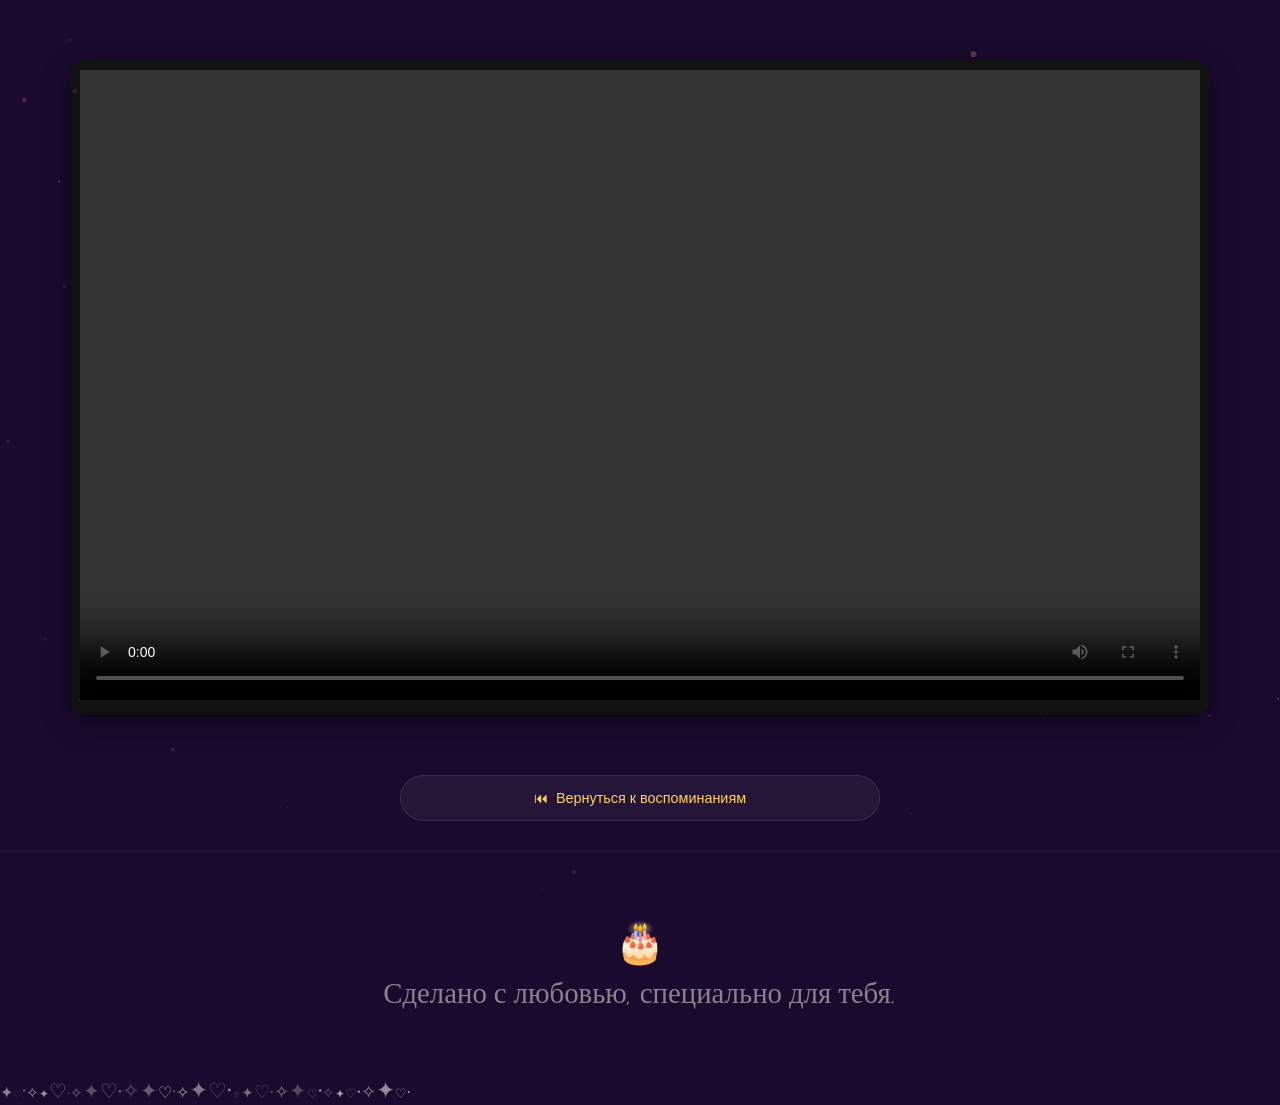
<file: video.html>
<!DOCTYPE html>
<html lang="en">
<head>
  <meta charset="UTF-8">
  <meta name="viewport" content="width=device-width, initial-scale=1.0">
  <title>Special Video Message 🎥</title>
  <link href="https://fonts.googleapis.com/css2?family=Outfit:wght@300;400;500;600;700;800&family=Dancing+Script:wght@700&family=DM+Sans:wght@300;400;500;700&display=swap" rel="stylesheet">
  <link rel="stylesheet" href="new.css">
      <link rel="preconnect" href="https://fonts.googleapis.com" />
    <link rel="preconnect" href="https://fonts.gstatic.com" crossorigin />
    <link href="https://fonts.googleapis.com/css2?family=Caveat:wght@500;600;700&family=Great+Vibes&family=Inter:wght@400;500;600;700;800&display=swap"
      rel="stylesheet"
    />
</head>
<body>


  <!-- Background Particle Canvas -->
  <canvas id="bg-canvas"></canvas>

  <div class="video-frame">
    <video width="1120" height="630" controls>
      <source src="video.mp4" type="video/mp4">
      Ваш браузер не поддерживает видео.
    </video>
  </div>

  <div class="letter-navigation">
    <a href="gallery.html" class="btn-secondary">
      <span>⏮</span> Вернуться к воспоминаниям
    </a>
  </div>


  <!-- Footer -->
  <footer>
    <div class="footer-heart">🎂</div>
    <p class="footer-text">Сделано с любовью, специально для тебя.</p>
  </footer>

  <!-- Shared Javascript Library -->
  <script src="shared.js"></script>
      <script src="js/config.js"></script>
    <script src="js/shared.js"></script>
    <script src="js/letter.js"></script>
  <script>
    const greetingTitle = document.getElementById("greeting-title");
    const themeOpts = document.querySelectorAll(".theme-opt");
    const videoElement = document.getElementById("bday-video");
    const videoSource = videoElement.querySelector("source");
    const videoFooter = document.getElementById("video-footer");

    // Ensure the birthday video plays with sound and starts at full volume.
    videoElement.muted = false;
    videoElement.volume = 1.0;

    function setVideoSource(src) {
      if (videoSource) {
        videoSource.src = src;
      }
      videoElement.src = src;
      videoElement.load();
    }

    function updatePageContent() {
      // Set header greeting
      greetingTitle.innerHTML = `Special Video for <em>${activeConfig.name.toUpperCase()}</em>! 💖`;

      // Theme toggle indicators
      themeOpts.forEach(opt => {
        opt.classList.toggle("selected", opt.dataset.themeVal === activeConfig.theme);
      });

      // Load Video source
      if (activeConfig.videoData) {
        setVideoSource(activeConfig.videoData);
      } else {
        setVideoSource("11.mp4");
      }
    }

    // Handle video uploading
    document.getElementById("input-video").addEventListener("change", (e) => {
      const file = e.target.files[0];
      if (!file) return;

      const objectURL = URL.createObjectURL(file);
      setVideoSource(objectURL);
      videoFooter.textContent = "New video loaded — press play to watch it.";
      
      // Save data URL to activeConfig if it is small enough (under 3.5MB) to avoid QuotaExceededError
      if (file.size < 3.5 * 1024 * 1024) {
        const reader = new FileReader();
        reader.onload = function(evt) {
          activeConfig.videoData = evt.target.result;
          saveConfig();
        };
        reader.readAsDataURL(file);
      } else {
        // Too large for localstorage, clear previously stored data to avoid conflicts
        delete activeConfig.videoData;
        saveConfig();
        alert("Video loaded successfully! Note: Since this file is large, it will play now in this session, but won't be saved permanently to browser storage (max storage limit is 5MB). To make a video permanent, place an MP4 named '11.mp4' in your folder!");
      }
      playSuccessChime();
    });

    videoElement.addEventListener("error", () => {
      videoFooter.textContent = "Video failed to load. Please check that 11.mp4 exists in the same folder or upload a compatible MP4.";
      alert("Unable to load the video file. Try refreshing the page or using a valid MP4 file named 11.mp4.");
    });

    videoElement.addEventListener("loadeddata", () => {
      videoFooter.textContent = "Press play to watch the sweet memory.";
    });

    // ─── LIVE DRAWER LOGIC ───
    const drawer = document.getElementById("customizer-drawer");
    
    document.getElementById("drawer-close").addEventListener("click", () => {
      drawer.classList.remove("open");
    });

    themeOpts.forEach(opt => {
      opt.addEventListener("click", () => {
        themeOpts.forEach(o => o.classList.remove("selected"));
        opt.classList.add("selected");
        activeConfig.theme = opt.dataset.themeVal;
        applyTheme(activeConfig.theme);
      });
    });

    document.getElementById("btn-save-drawer").addEventListener("click", () => {
      saveConfig();
      updatePageContent();
      drawer.classList.remove("open");
      playSuccessChime();
      alert("Settings saved successfully!");
    });

    document.getElementById("btn-reset-drawer").addEventListener("click", () => {
      if (confirm("Reset layout configs to default?")) {
        localStorage.removeItem('bday_config');
        activeConfig = JSON.parse(JSON.stringify(DEFAULT_CONFIG));
        applyTheme(activeConfig.theme);
        
        // Reset video element source
        setVideoSource("11.mp4");
        
        updatePageContent();
        drawer.classList.remove("open");
        playSuccessChime();
      }
    });

    // Scroll Reveal trigger
    const revEls = document.querySelectorAll(".reveal");
    const obs = new IntersectionObserver((entries) => {
      entries.forEach(e => {
        if (e.isIntersecting) {
          e.target.classList.add("visible");
          obs.unobserve(e.target);
        }
      });
    }, { threshold: .1 });
    revEls.forEach(el => obs.observe(el));

    // Page Load setup
    updatePageContent();
  </script>
</body>
</html>
</file>
<file: style.css>
/* ─── CUSTOM THEME VARIABLES ────────────────── */

:root {
  --primary: #ff4f7b;
  --primary-glow: rgba(255, 79, 123, 0.4);
  --secondary: #ffd166;
  --secondary-glow: rgba(255, 209, 102, 0.4);
  --accent: #ff9b6a;
  --lilac: #c77dff;
  --cream: #fff8f0;
  --dark: #1a0a2e;
  --mid: #2d124d;
  --bg-glass: rgba(255, 255, 255, 0.04);
  --border-glass: rgba(255, 255, 255, 0.08);
  --font-heading: 'Outfit', sans-serif;
  --font-body: 'DM Sans', sans-serif;
  --font-handwriting: 'Dancing Script', cursive;
  --shadow-glow: 0 8px 32px var(--primary-glow);
}

[data-theme="cosmic"] {
  --primary: #e0aaff;
  --primary-glow: rgba(224, 170, 255, 0.4);
  --secondary: #c77dff;
  --secondary-glow: rgba(199, 125, 255, 0.4);
  --accent: #9d4edd;
  --lilac: #5a189a;
  --dark: #10002b;
  --mid: #240046;
  --cream: #f3e5f5;
  --bg-glass: rgba(255, 255, 255, 0.03);
  --border-glass: rgba(199, 125, 255, 0.15);
}

[data-theme="emerald"] {
  --primary: #52b788;
  --primary-glow: rgba(82, 183, 136, 0.4);
  --secondary: #d4af37;
  --secondary-glow: rgba(212, 175, 55, 0.4);
  --accent: #74c69d;
  --lilac: #2d6a4f;
  --dark: #081c15;
  --mid: #1b4332;
  --cream: #e8f5e9;
  --bg-glass: rgba(255, 255, 255, 0.04);
  --border-glass: rgba(82, 183, 136, 0.15);
}

[data-theme="retro"] {
  --primary: #ff007f;
  --primary-glow: rgba(255, 0, 127, 0.5);
  --secondary: #00ffff;
  --secondary-glow: rgba(0, 255, 255, 0.5);
  --accent: #39ff14;
  --lilac: #bd00ff;
  --dark: #050505;
  --mid: #151515;
  --cream: #f0f0f0;
  --bg-glass: rgba(255, 255, 255, 0.05);
  --border-glass: rgba(255, 0, 127, 0.2);
}

/* ─── BASE RESET & STYLES ──────────────────── */
*, *::before, *::after { box-sizing: border-box; margin: 0; padding: 0; }
html { scroll-behavior: smooth; height: 100%; }
body {
  background: var(--dark);
  color: var(--cream);
  font-family: var(--font-body);
  overflow-x: hidden;
  min-height: 100vh;
  transition: background 0.5s ease;
  position: relative;
}

/* Custom Scrollbar */
::-webkit-scrollbar { width: 8px; height: 8px; }
::-webkit-scrollbar-track { background: var(--dark); }
::-webkit-scrollbar-thumb { background: var(--mid); border-radius: 99px; }
::-webkit-scrollbar-thumb:hover { background: var(--primary); }

/* ─── CANVAS CONFETTI BG ────────────────────── */
#bg-canvas {
  position: fixed; inset: 0; z-index: 0; pointer-events: none;
  opacity: .45;
}

/* ─── CUSTOM CURSOR ─────────────────────────── */


/* ─── KEYFRAME ANIMATIONS ────────────────────── */
@keyframes floatGlow {
  0%,100% { transform: translate(0,0) scale(1); }
  50%      { transform: translate(30px,-30px) scale(1.15); }
}
@keyframes fadeUp   { from { opacity:0; transform:translateY(30px); } to { opacity:1; transform:none; } }
@keyframes fadeDown { from { opacity:0; transform:translateY(-20px); } to { opacity:1; transform:none; } }
@keyframes flicker {
  0% { transform: scale(1) rotate(-2deg); }
  100% { transform: scale(1.1) rotate(2deg); }
}
@keyframes heartbeat {
  0%,100% { transform: scale(1); }
  14%      { transform: scale(1.2); }
  28%      { transform: scale(1); }
  42%      { transform: scale(1.15); }
  56%      { transform: scale(1); }
}
@keyframes riseUp {
  0%   { transform: translateY(0) rotate(-8deg); opacity: 0; }
  10%  { opacity: .7; }
  90%  { opacity: .7; }
  100% { transform: translateY(-110vh) rotate(8deg); opacity: 0; }
}
@keyframes rotateSlow { to { transform: rotate(360deg); } }
@keyframes pulseGlow {
  0%, 100% { box-shadow: 0 0 15px var(--primary-glow); }
  50% { box-shadow: 0 0 30px var(--primary); }
}
@keyframes floatUpStar {
  0% { transform: translateY(100vh) scale(0); opacity: 0; }
  10% { opacity: 1; }
  90% { opacity: 1; }
  100% { transform: translateY(-20vh) translateX(var(--star-tx)) scale(1.5) rotate(720deg); opacity: 0; }
}
@keyframes shake {
  0%, 100% { transform: scale(1.05) rotate(0deg); box-shadow: 0 0 25px var(--secondary); }
  25% { transform: scale(1.05) rotate(-3deg); }
  75% { transform: scale(1.05) rotate(3deg); }
}

/* Confetti Falling */
.confetti-piece {
  position: fixed; top: -10px;
  width: 8px; height: 14px;
  border-radius: 2px;
  pointer-events: none; z-index: 9997;
  animation: confettiFall linear forwards;
}
@keyframes confettiFall {
  0%   { transform: translate(0,0) rotateZ(0deg);   opacity: 1; }
  100% { transform: translate(var(--tx), 100vh) rotateZ(720deg); opacity: 0; }
}

/* ─── GLOWS & BACKGROUND EFFECTS ──────────────── */
.hero-glow {
  position: absolute;
  width: 500px; height: 500px;
  border-radius: 50%;
  filter: blur(120px);
  opacity: .2;
  pointer-events: none;
  z-index: 0;
}
.glow-1 { background: var(--primary); top: -100px; left: -100px; animation: floatGlow 8s ease-in-out infinite; }
.glow-2 { background: var(--lilac); bottom: -100px; right: -100px; animation: floatGlow 10s ease-in-out infinite reverse; }
.glow-3 { background: var(--secondary); top: 35%; left: 35%; width: 250px; height: 250px; animation: floatGlow 6s ease-in-out infinite 2s; }

/* ─── LAYOUTS & CONTAINERS ────────────────────── */
.reveal { opacity: 0; transform: translateY(40px); transition: opacity .8s ease, transform .8s ease; }
.reveal.visible { opacity: 1; transform: none; }

.section-label {
  font-size: .75rem; letter-spacing: .25em; text-transform: uppercase;
  color: var(--lilac); margin-bottom: 0.5rem;
  font-weight: 700;
  text-align: center;
}
.section-title {
  font-family: var(--font-heading);
  font-size: clamp(2rem, 6vw, 3.5rem);
  font-weight: 700;
  text-align: center; margin-bottom: 1rem;
}
.section-title em {
  font-style: italic;
  background: linear-gradient(135deg, var(--secondary), var(--accent));
  -webkit-background-clip: text; -webkit-text-fill-color: transparent; background-clip: text;
}
.divider {
  max-width: 200px; height: 2px; margin: 1rem auto;
  background: linear-gradient(90deg, transparent, var(--secondary), transparent);
}

/* ─── PAGE 1: PASSCODE SPLIT SCREEN ───────────── */
.split-screen {
  display: flex;
  min-height: 100vh;
  width: 100%;
}
.split-left {
  flex: 1.2;
  position: relative;
  background: linear-gradient(135deg, var(--mid), var(--dark));
  display: flex;
  align-items: center;
  justify-content: center;
  overflow: hidden;
}
.split-left img {
  width: 100%;
  height: 100%;
  object-fit: cover;
  opacity: 0.75;
  filter: contrast(1.1) brightness(0.85);
  transition: transform 12s ease;
}
.split-screen:hover .split-left img {
  transform: scale(1.08);
}
.split-left-overlay {
  position: absolute;
  inset: 0;
  background: linear-gradient(to right, rgba(26, 10, 46, 0.4), var(--dark));
  z-index: 1;
}
.split-left-photo {
  position: absolute;
  top: 10%;
  left: 8%;
  width: 340px;
  height: 420px;
  border-radius: 26px;
  overflow: hidden;
  border: 2px solid rgba(255, 255, 255, 0.18);
  box-shadow: 0 30px 70px rgba(0, 0, 0, 0.35);
  background: rgba(255, 255, 255, 0.05);
  z-index: 2;
}
.split-left-photo img {
  width: 100%;
  height: 100%;
  object-fit: cover;
  display: block;
}
.split-left-content {
  position: absolute;
  bottom: 10%;
  left: 8%;
  z-index: 2;
  max-width: 80%;
  text-align: left;
}
.split-left-title {
  font-family: var(--font-heading);
  font-size: clamp(2.5rem, 5vw, 4.5rem);
  font-weight: 800;
  line-height: 1.1;
  background: linear-gradient(135deg, #fff, var(--secondary));
  -webkit-background-clip: text; -webkit-text-fill-color: transparent;
}
.split-left-subtitle {
  font-size: 1.2rem;
  color: rgba(255, 248, 240, 0.8);
  margin-top: 1rem;
  font-family: var(--font-handwriting);
  font-size: 1.8rem;
}

.split-right {
  flex: 1;
  display: flex;
  flex-direction: column;
  align-items: center;
  justify-content: center;
  padding: 3rem;
  position: relative;
  z-index: 2;
}

.passcode-card {
  background: var(--bg-glass);
  border: 1px solid var(--border-glass);
  border-radius: 28px;
  padding: 3rem;
  width: 500px;
  height: 550px;
  text-align: center;
  backdrop-filter: blur(20px);
  -webkit-backdrop-filter: blur(20px);
  box-shadow: 0 15px 35px rgba(0,0,0,0.3);
  z-index: 10;
  animation: fadeUp 0.8s ease;
}

.passcode-title {
  font-family: var(--font-heading);
  font-size: 2.4rem;
  font-weight: 700;
  margin-bottom: 0.5rem;
}
.passcode-subtitle {
  font-size: 1.0rem;
  color: rgba(255,248,240,0.6);
  margin-bottom: 2rem;
}

/* Digits entries */
.passcode-inputs {
  display: flex;
  justify-content: space-between;
  gap: 8px;
  margin-bottom: 1.5rem;
}
.digit-input {
  transform: translateX(-30px);
  width: 70px;
  height: 90px;
  background: rgba(255,255,255,0.05);
  border: 1px solid var(--border-glass);
  border-radius: 12px;
  font-family: var(--font-heading);
  font-size: 1.8rem;
  font-weight: 700;
  text-align: center;
  color: var(--cream);
  transition: all 0.3s cubic-bezier(0.175, 0.885, 0.32, 1.275);
}
.digit-input:focus {
  outline: none;
  border-color: var(--primary);
  background: rgba(255, 79, 123, 0.1);
  box-shadow: 0 0 12px var(--primary-glow);
  transform: scale(1.05);
}

.btn-primary {
  display: inline-flex;
  align-items: center;
  justify-content: center;
  gap: 8px;
  width: 100%;
  height: 70px;
  background: linear-gradient(135deg, var(--primary), var(--accent));
  color: #fff;
  border: none;
  border-radius: 99px;
  padding: 0.9rem 2rem;
  font-size: 1rem;
  font-weight: 600;
  box-shadow: var(--shadow-glow);
  transition: all 0.3s;
  margin-top: 1rem;
  margin-bottom: 7px;
  cursor: pointer;
}
.btn-primary:hover {
  transform: translateY(-2px);
  box-shadow: 0 12px 40px var(--primary-glow);
}

.btn-secondary {
  display: inline-flex;
  align-items: center;
  justify-content: center;
  gap: 8px;
  background: rgba(255,255,255,0.05);
  border: 1px solid var(--border-glass);
  color: var(--secondary);
  border-radius: 99px;
  padding: 0.8rem 2rem;
  font-size: 0.9rem;
  font-weight: 500;
  transition: all 0.3s;
  margin-top: 0.8rem;
  width: 100%;
  height: 70px;
  cursor: pointer;
}
.btn-secondary:hover {
  background: rgba(255, 209, 102, 0.15);
  border-color: var(--secondary);
}

/* Large Passcode Overlay */
.large-passcode-overlay {
  position: fixed;
  inset: 0;
  background: rgba(10, 3, 20, 0.95);
  backdrop-filter: blur(25px);
  -webkit-backdrop-filter: blur(25px);
  display: flex;
  flex-direction: column;
  align-items: center;
  justify-content: center;
  z-index: 1000;
  opacity: 0;
  pointer-events: none;
  transition: opacity 0.5s ease;
}
.large-passcode-overlay.active {
  opacity: 1;
  pointer-events: all;
}
.large-passcode-content {
  text-align: center;
  transform: scale(0.9);
  transition: transform 0.5s cubic-bezier(0.175, 0.885, 0.32, 1.275);
}
.large-passcode-overlay.active .large-passcode-content {
  transform: scale(1);
}
.large-passcode-lbl {
  font-size: 1.1rem;
  text-transform: uppercase;
  letter-spacing: 0.3em;
  color: var(--secondary);
  margin-bottom: 1.5rem;
}
.large-passcode-digits {
  font-family: var(--font-heading);
  font-size: clamp(4rem, 15vw, 9rem);
  font-weight: 800;
  line-height: 1;
  letter-spacing: 0.15em;
  padding-left: 0.15em;
  background: linear-gradient(135deg, #fff 20%, var(--primary) 60%, var(--secondary) 100%);
  -webkit-background-clip: text;
  -webkit-text-fill-color: transparent;
  filter: drop-shadow(0 0 30px var(--primary-glow));
  animation: pulseGlow 2.5s infinite;
}
.large-passcode-desc {
  margin-top: 2rem;
  margin-left: 130px;
  font-size: 1.1rem;
  color: rgba(255,248,240,0.6);
  max-width: 400px;
}
.large-passcode-close {
  margin-top: 3rem;
  background: var(--bg-glass);
  border: 1px solid var(--border-glass);
  padding: 0.8rem 2rem;
  color: var(--cream);
  border-radius: 99px;
  font-weight: 600;
  transition: all 0.3s;
}
.large-passcode-close:hover {
  background: var(--cream);
  color: var(--dark);
}

.error-message {
  color: var(--primary);
  font-size: 0.85rem;
  margin-top: 8px;
  height: 18px;
  opacity: 0;
  transition: opacity 0.3s;
}
.error-message.show {
  opacity: 1;
}
.polaroid{
  margin-top: 40px;
  display: flex;
  flex-direction: row;
  align-items: center;
  justify-content: center;
}
.spek:nth-of-type(1) {
  transform: rotate(-3deg);
}

/* Card 2 (Mark) - Tilts slightly right to alternate */
.spek:nth-of-type(2) {
  transform: rotate(4deg);
}

/* Card 3 (Lilone) - Tilts slightly left */
.spek:nth-of-type(3) {
  transform: rotate(-2deg);
}

.spek{
  margin-top: 10px;
  margin-left: 30px;
  margin-bottom: 20px;
  display: flex;
  flex-direction: column;
  padding: 10px;
  align-items: center;
  background-color: #feffff;
  width: 250px;
  height:350px;
  transition: transform 0.3s ease; 

}
.spek:hover {
  transform: scale(1.05); /* Увеличит блок на 5% */
}

.spek img:nth-child(2) {
  margin-top: 4px;
  width: 160px;
}
.spek img{
  width: 230px;
}
/* ─── PAGE 2: CAKE & LOADING SCREEN ───────────── */
.loading-container {
  display: flex;
  flex-direction: column;
  align-items: center;
  justify-content: center;
  min-height: 100vh;
  padding: 2rem;
  text-align: center;
  position: relative;
  z-index: 10;
}
.loading-cake {
  margin-bottom: 2rem;
  animation: bounce 1.8s ease-in-out infinite alternate;
}
@keyframes bounce {
  0% { transform: translateY(0) scale(1); }
  100% { transform: translateY(-15px) scale(1.02); }
}

.loading-cake svg {
  width: 150px;
  height: 150px;
}

.loading-text {
  font-family: var(--font-handwriting);
  font-size: clamp(2rem, 5vw, 3.5rem);
  color: var(--secondary);
  margin-bottom: 0.5rem;
  animation: fadeUp 1s ease;
}
.loading-subtext {
  font-size: 1.1rem;
  color: rgba(255, 248, 240, 0.7);
  margin-bottom: 2.5rem;
  letter-spacing: 0.05em;
}

.progress-container {
  width: 100%;
  max-width: 380px;
  background: rgba(255, 255, 255, 0.05);
  border: 1px solid var(--border-glass);
  height: 8px;
  border-radius: 99px;
  overflow: hidden;
  position: relative;
}
.progress-bar-fill {
  height: 100%;
  background: linear-gradient(90deg, var(--primary), var(--secondary));
  width: 0%;
  border-radius: 99px;
  transition: width 0.1s linear;
}
.progress-counter {
  margin-top: 1rem;
  font-family: var(--font-heading);
  font-size: 1.2rem;
  font-weight: 700;
  color: var(--primary);
}

/* ─── PAGE 3: CELEBRATION & WISH ─────────────── */
.celebration-hero {
  min-height: 100vh;
  display: flex;
  flex-direction: column;
  align-items: center;
  justify-content: center;
  text-align: center;
  padding: 3rem 2rem;
  position: relative;
  z-index: 5;
}
.celebration-title-container {
  margin-bottom: 2rem;
  animation: fadeDown 1.2s cubic-bezier(0.16, 1, 0.3, 1);
}
.celebration-eyebrow {
  font-family: var(--font-handwriting);
  font-size: clamp(2rem, 5vw, 3.2rem);
  color: var(--accent);
  margin-bottom: 0.5rem;
}
.celebration-giant-text {
  font-family: var(--font-heading);
  font-size: clamp(4.5rem, 14vw, 10rem);
  font-weight: 900;
  line-height: 0.9;
  letter-spacing: -0.04em;
  background: linear-gradient(135deg, #fff 10%, var(--primary) 40%, var(--secondary) 85%);
  -webkit-background-clip: text;
  -webkit-text-fill-color: transparent;
  filter: drop-shadow(0 0 40px var(--primary-glow));
}
.celebration-subtitle {
  font-size: 1.25rem;
  color: rgba(255,248,240,0.7);
  max-width: 600px;
  margin: 1.5rem auto 0;
  line-height: 1.6;
}

/* Interactive Wishing Well Component */
.wish-card-panel {
  background: var(--bg-glass);
  border: 1px solid var(--border-glass);
  border-radius: 28px;
  padding: 3rem 2.5rem;
  width: 100%;
  max-width: 580px;
  margin: 4rem auto 0;
  backdrop-filter: blur(16px);
  -webkit-backdrop-filter: blur(16px);
  box-shadow: 0 20px 50px rgba(0,0,0,0.3);
  text-align: center;
  position: relative;
  z-index: 10;
}
.wish-card-panel::before {
  content: '🌟';
  font-size: 2.2rem;
  position: absolute;
  top: -24px;
  left: calc(50% - 1.1rem);
  filter: drop-shadow(0 0 10px var(--secondary));
}
.wish-form {
  display: flex;
  flex-direction: column;
  gap: 1.2rem;
  margin-top: 2rem;
  text-align: left;
}
.wish-input-group {
  display: flex;
  flex-direction: column;
  gap: 0.5rem;
}
.wish-input-group label {
  font-size: 0.75rem;
  font-weight: 700;
  text-transform: uppercase;
  letter-spacing: 0.1em;
  color: var(--secondary);
}
.wish-input, .wish-textarea {
  background: rgba(255,255,255,0.05);
  border: 1px solid var(--border-glass);
  color: var(--cream);
  padding: 0.9rem 1.2rem;
  border-radius: 12px;
  font-family: inherit;
  font-size: 0.95rem;
  transition: all 0.3s;
}
.wish-textarea {
  resize: none;
  height: 100px;
}
.wish-input:focus, .wish-textarea:focus {
  outline: none;
  border-color: var(--primary);
  background: rgba(255, 79, 123, 0.05);
  box-shadow: 0 0 10px rgba(125, 37, 59, 0.2);
}

.candle-interactive-box {
  display: flex;
  flex-direction: column;
  align-items: center;
  margin: 2rem 0;
  position: relative;
  cursor: pointer;
}
.glow-star-particle {
  position: fixed;
  pointer-events: none;
  font-size: 1.8rem;
  z-index: 999;
  animation: floatUpStar 2.5s cubic-bezier(0.25, 1, 0.5, 1) forwards;
}

/* Virtual Cake & Candles */
.cake {
  position: relative; width: 200px; height: 160px;
  margin-top: 35px; cursor: pointer;
}
.layer {
  position: absolute; width: 100%; border-radius: 20px 20px 10px 10px;
  box-shadow: 0 8px 25px rgba(0,0,0,0.3);
}
.layer-bottom {
  bottom: 0; height: 60px; background: #8d5b4c;
  border-bottom: 8px solid var(--mid);
}
.layer-bottom::before {
  content:''; position: absolute; top:0; left:0; width:100%; height:15px;
  background: var(--primary); border-radius: 20px 20px 0 0;
}
.layer-middle {
  bottom: 40px; left: 10px; width: 180px; height: 50px;
  background: #f7ede2;
}
.layer-middle::before {
  content:''; position: absolute; top:0; left:0; width:100%; height:12px;
  background: var(--secondary); border-radius: 20px 20px 0 0;
}
.layer-top {
  bottom: 80px; left: 20px; width: 160px; height: 45px;
  background: var(--lilac);
  border-radius: 15px 15px 5px 5px;
}
.layer-top::before {
  content:''; position: absolute; top:0; left:0; width:100%; height:10px;
  background: #fff8f0; border-radius: 15px 15px 0 0;
}
.candles-container {
  position: absolute; bottom: 115px; left: 0; width: 100%;
  display: flex; justify-content: center; gap: 12px;
}
.candle {
  position: relative; width: 8px; height: 40px;
  background: linear-gradient(to right, var(--secondary), var(--accent));
  border-radius: 3px 3px 0 0;
}
.wick {
  position: absolute; top: -5px; left: 3px; width: 2px; height: 5px;
  background: #2a085c;
}
.flame {
  position: absolute; top: -16px; left: -2px; width: 12px; height: 18px;
  background: radial-gradient(circle at bottom, #fff, var(--secondary) 40%, var(--primary) 80%);
  border-radius: 50% 50% 20% 20% / 60% 60% 40% 40%;
  animation: flicker 1s infinite alternate;
  box-shadow: 0 0 15px var(--secondary);
  z-index: 50;
  transition: transform 0.3s ease, opacity 0.3s ease;
}
.flame.blown {
  transform: scale(0); opacity: 0; pointer-events: none;
}

/* Sticky Wishes Wall */
.wishes-section {
  padding: 6rem 2rem;
  max-width: 1000px;
  margin: 0 auto;
  position: relative;
  z-index: 5;
}
.wishes-grid {
  display: grid;
  grid-template-columns: repeat(auto-fill, minmax(260px, 1fr));
  grid-auto-rows: minmax(320px, auto);
  gap: 2rem;
  width: 100%;
  margin-top: 3rem;
  align-items: stretch;
}
.sticky-note {
  background: #fef08a; color: #2d1a5c;
  padding: 2.2rem 1.8rem; border-radius: 4px;
  box-shadow: 5px 10px 20px rgba(0,0,0,0.2);
  min-height: 320px; display: flex; flex-direction: column;
  justify-content: space-between;
  position: relative;
  transform: rotate(var(--rot));
  transition: transform 0.3s, box-shadow 0.3s;
}
.sticky-note::before {
  content: ''; position: absolute; top: 0; left: 0; right: 0; height: 12px;
  background: rgba(0,0,0,0.06);
}
.sticky-note::after {
  content: '📌'; position: absolute; top: -14px; left: calc(50% - 10px);
  font-size: 1.3rem;
}
.sticky-note:hover {
  transform: scale(1.06) rotate(0deg);
  box-shadow: 10px 15px 30px rgba(0,0,0,0.3);
  z-index: 10;
}
.sticky-note.color-pink { background:black; color: white; }
.sticky-note.color-blue { background: black; color:white; }
.sticky-note.color-purple { background: black; color: white; }
.sticky-note.color-gold { background: black; color: white; }
.sticky-note.color-green { background: black; color: white; }
.sticky-note.color-black { background: black; color: white; }
.sticky-icon { font-size: 2rem; margin-bottom: 0.5rem; }
.sticky-text { font-family: var(--font-handwriting); font-size: 1.35rem; line-height: 1.5; flex-grow: 1; overflow-wrap: break-word; word-break: break-word; }
.sticky-author { text-align: right; font-size: 0.85rem; font-weight: 700; margin-top: 1rem; opacity: 0.75; overflow-wrap: break-word; word-break: break-word; }

/* ─── PAGE 4: PHOTO GALLERY CAROUSEL ────────── */
.gallery-container {
  max-width: 900px;
  margin: 3rem auto 0;
  padding: 0 2rem;
  position: relative;
  z-index: 5;
}
.gallery-slider-wrapper {
  position: relative;
  width: 100%;
  overflow: hidden;
  border-radius: 20px;
  min-height: 440px;
  display: flex;
  align-items: center;
}
.gallery-slides {
  display: flex;
  transition: transform 0.6s cubic-bezier(0.25, 1, 0.5, 1);
  width: 100%;
  height: 100%;
}
.gallery-slide-item {
  min-width: 100%;
  padding: 1rem;
  display: flex;
  justify-content: center;
  align-items: center;
}

/* Polaroid Card formatting */
.polaroid-card {
  background: #fff;
  padding: 1.2rem 1.2rem 2.8rem 1.2rem;
  box-shadow: 0 15px 35px rgba(0,0,0,0.35);
  border-radius: 4px;
  width: 100%;
  max-width: 320px;
  transform: rotate(var(--rot, 0deg));
  transition: transform 0.4s ease, box-shadow 0.3s;

}
.polaroid-card:hover {
  transform: scale(1.05) rotate(0deg);
  box-shadow: 0 25px 50px rgba(0,0,0,0.45);
}
.polaroid-card {
  --img-pos-y: 20%; /* default vertical focus for images (tune this value) */
}

.polaroid-card img {
  width: 100%;
  height: 280px; /* slightly taller so subject fits better */
  object-fit: cover; /* fill the frame while preserving aspect ratio */
  object-position: center var(--img-pos-y); /* vertical offset to better show heads */
  transition: object-position 180ms ease; /* smooth adjustments when changing the var */
  border: 1px solid rgba(0,0,0,0.08);
}
.polaroid-caption {
  font-family: var(--font-handwriting);
  font-size: 1.6rem;
  color: #2d1a5c;
  text-align: center;
  margin-top: 1rem;
  font-weight: 700;
}

/* Slider navigation arrows */
.slider-arrow {
  position: absolute;
  top: 50%;
  transform: translateY(-50%);
  width: 50px;
  height: 50px;
  border-radius: 50%;
  background: var(--bg-glass);
  border: 1px solid var(--border-glass);
  color: var(--cream);
  font-size: 1.2rem;
  display: flex;
  align-items: center;
  justify-content: center;
  cursor: none;
  z-index: 10;
  transition: all 0.3s;
  backdrop-filter: blur(10px);
}
.slider-arrow:hover {
  background: var(--primary);
  border-color: var(--primary);
  color: #fff;
  box-shadow: 0 0 15px var(--primary-glow);
}
.slider-arrow.prev { left: 0px; }
.slider-arrow.next { right: 0px; }

.slider-dots {
  display: flex;
  justify-content: center;
  gap: 8px;
  margin-top: 2rem;
}
.slider-dot {
  width: 10px;
  height: 10px;
  border-radius: 50%;
  background: rgba(255,255,255,0.2);
  border: none;
  transition: all 0.3s;
}
.slider-dot.active {
  background: var(--primary);
  width: 24px;
  border-radius: 99px;
  box-shadow: 0 0 10px var(--primary-glow);
}

/* ─── MUSIC PLAYER ──────────────────────────── */
.music-section {
  padding: 5rem 2rem;
  text-align: center;
  position: relative;
  z-index: 5;
}
.music-player {
  display: inline-flex; flex-direction: column; align-items: center;
  background: var(--bg-glass);
  border: 1px solid var(--border-glass);
  backdrop-filter: blur(12px);
  -webkit-backdrop-filter: blur(12px);
  border-radius: 28px; padding: 2.5rem 3rem;
  max-width: 360px; width: 100%;
  margin: 2rem auto 0;
  gap: 1.5rem;
  box-shadow: 0 15px 40px rgba(0,0,0,0.25);
}
.music-cover {
  width: 130px; height: 130px; border-radius: 50%;
  background: linear-gradient(135deg, var(--primary), var(--lilac), var(--secondary));
  display: flex; align-items: center; justify-content: center;
  font-size: 3.2rem;
  box-shadow: 0 0 40px var(--primary-glow);
  animation: spin 8s linear infinite paused;
}
.music-cover.playing { animation-play-state: running; }

.music-info { text-align: center; }
.music-title {
  font-family: var(--font-heading);
  font-size: 1.25rem; font-weight: 700;
}
.music-sub { font-size: .8rem; color: rgba(255,248,240,.4); margin-top: .2rem; }
.music-controls { display: flex; align-items: center; gap: 1.5rem; }
.ctrl-btn {
  background: none; border: none;
  color: rgba(255,248,240,.5); font-size: 1.4rem;
  transition: color .2s, transform .2s;
}
.ctrl-btn:hover { color: var(--secondary); transform: scale(1.2); }
.ctrl-btn.main {
  width: 56px; height: 56px; border-radius: 50%;
  background: linear-gradient(135deg, var(--primary), var(--accent));
  color: #fff; font-size: 1.5rem;
  display: flex; align-items: center; justify-content: center;
  box-shadow: 0 8px 30px var(--primary-glow);
  transition: transform .2s, box-shadow .2s;
}
.ctrl-btn.main:hover { transform: scale(1.1); box-shadow: 0 12px 40px var(--primary-glow); }
.progress-bar {
  width: 100%; height: 4px;
  background: rgba(255,255,255,.1); border-radius: 99px; overflow: hidden;
}
.progress-fill {
  height: 100%;
  background: linear-gradient(90deg, var(--primary), var(--secondary));
  border-radius: 99px; width: 0%;
  transition: width 0.1s linear;
}

/* ─── TIMELINE ──────────────────────────────── */
.timeline-section {
  padding: 6rem 2rem;
  max-width: 750px;
  margin: 0 auto;
  position: relative;
  z-index: 5;
}
.timeline {
  position: relative; margin-top: 3.5rem;
}
.timeline::before {
  content: ''; position: absolute; left: 50%; top: 0; bottom: 0;
  width: 2px;
  background: linear-gradient(180deg, var(--primary), var(--lilac), transparent);
  transform: translateX(-50%);
}
.tl-item {
  display: flex; align-items: flex-start; gap: 2.5rem;
  margin-bottom: 3.5rem; position: relative;
}
.tl-item:nth-child(even) { flex-direction: row-reverse; }
.tl-content {
  flex: 1;
  background: var(--bg-glass);
  border: 1px solid var(--border-glass);
  backdrop-filter: blur(12px);
  -webkit-backdrop-filter: blur(12px);
  border-radius: 20px; padding: 1.6rem 1.8rem;
  transition: transform .3s, border-color .3s;
}
.tl-content:hover {
  transform: translateY(-4px); border-color: var(--secondary-glow);
}
.tl-dot {
  width: 44px; height: 44px; border-radius: 50%; flex-shrink: 0;
  background: linear-gradient(135deg, var(--primary), var(--lilac));
  display: flex; align-items: center; justify-content: center;
  font-size: 1.3rem;
  box-shadow: 0 0 20px var(--primary-glow);
  z-index: 1;
}
.tl-year {
  font-size: .8rem; letter-spacing: .15em; text-transform: uppercase;
  color: var(--secondary); margin-bottom: .4rem;
  font-weight: 700;
}
.tl-title {
  font-family: var(--font-heading);
  font-weight: 700; font-size: 1.1rem;
}
.tl-desc {
  font-size: .9rem; color: rgba(255,248,240,.6);
  margin-top: .4rem; line-height: 1.6;
}

/* ─── CUSTOM DRAWER DRAWER ────────────────────── */
.customizer-toggle {
  position: fixed; bottom: 25px; right: 25px;
  width: 56px; height: 56px; border-radius: 50%;
  background: linear-gradient(135deg, var(--primary), var(--accent));
  box-shadow: 0 8px 30px var(--primary-glow);
  display: flex; align-items: center; justify-content: center;
  font-size: 1.5rem; color: #fff; cursor: none; z-index: 9999;
  border: none; transition: transform 0.3s, box-shadow 0.3s;
  animation: rotateSlow 15s linear infinite;
}
.customizer-toggle:hover {
  transform: scale(1.1); box-shadow: 0 12px 40px var(--primary-glow);
}

.drawer {
  position: fixed; top: 0; right: -400px; width: 400px; height: 100vh;
  background: rgba(26, 10, 46, 0.96);
  backdrop-filter: blur(20px);
  -webkit-backdrop-filter: blur(20px);
  border-left: 1px solid var(--border-glass);
  box-shadow: -10px 0 40px rgba(0,0,0,0.5);
  z-index: 100000; display: flex; flex-direction: column;
  transition: right 0.4s cubic-bezier(0.16, 1, 0.3, 1);
}
.drawer.open { right: 0; }

.drawer-header {
  padding: 1.5rem; border-bottom: 1px solid var(--border-glass);
  display: flex; justify-content: space-between; align-items: center;
}
.drawer-title { font-family: var(--font-heading); font-size: 1.25rem; font-weight: 700; color: var(--secondary); }
.drawer-close { background: none; border: none; font-size: 1.8rem; color: var(--cream); cursor: none; }

.drawer-content {
  padding: 1.5rem; overflow-y: auto; flex-grow: 1;
  display: flex; flex-direction: column; gap: 1.2rem;
}
.form-group {
  display: flex; flex-direction: column; gap: 0.4rem;
  text-align: left;
}
.form-label { font-size: 0.8rem; font-weight: 700; text-transform: uppercase; letter-spacing: 0.05em; color: rgba(255,248,240,0.6); }
.form-control {
  background: rgba(255,255,255,0.05); border: 1px solid var(--border-glass);
  border-radius: 8px; padding: 0.65rem 0.8rem; color: var(--cream);
  font-family: inherit; font-size: 0.9rem; transition: border-color 0.2s;
}
.form-control:focus { outline: none; border-color: var(--primary); }

.theme-options {
  display: flex; gap: 0.6rem; margin-top: 0.2rem;
}
.theme-opt {
  flex: 1; height: 36px; border-radius: 8px; border: 2px solid transparent;
 display: flex; align-items: center; justify-content: center;
  font-size: 0.75rem; font-weight: 700; text-transform: uppercase; color: #fff;
  transition: all 0.2s;
  text-shadow: 0 1px 3px rgba(0,0,0,0.4);
}
.theme-opt.selected { border-color: #fff; transform: scale(1.04); }
.theme-opt.theme-rose { background: linear-gradient(135deg, #ff4f7b, #ffd166); }
.theme-opt.theme-cosmic { background: linear-gradient(135deg, #e0aaff, #5a189a); }
.theme-opt.theme-emerald { background: linear-gradient(135deg, #52b788, #d4af37); }
.theme-opt.theme-retro { background: linear-gradient(135deg, #ff007f, #00ffff); }

.drawer-footer {
  padding: 1.5rem; border-top: 1px solid var(--border-glass);
  display: flex; flex-direction: column; gap: 0.8rem;
}
.drawer-btn {
  width: 100%; padding: 0.8rem; border-radius: 10px; font-weight: 700;
  font-size: 0.9rem; border: none; transition: all 0.3s;
  display: flex; align-items: center; justify-content: center; gap: 0.5rem;
}
.drawer-btn.save { background: linear-gradient(135deg, var(--primary), var(--accent)); color: #fff; }
.drawer-btn.save:hover { box-shadow: 0 4px 15px var(--primary-glow); }
.drawer-btn.reset { background: rgba(255,255,255,0.05); color: rgba(255,248,240,0.6); }
.drawer-btn.reset:hover { background: rgba(255,255,255,0.1); color: var(--cream); }

/* ─── FOOTER ────────────────────────────────── */
footer {
  position: relative; z-index: 5;
  text-align: center; padding: 4rem 2rem;
  border-top: 1px solid rgba(255,255,255,.06);
}
.footer-heart {
  font-size: 2.5rem;
  display: inline-block;
  animation: heartbeat 1.2s ease-in-out infinite;
}
.footer-text {
  font-family: var(--font-handwriting);
  font-size: 1.8rem; color: rgba(255,248,240,.5);
  margin-top: .6rem;
}

/* ─── MEDIA QUERY RESPONSIVENESS ────────────── */
@media (max-width: 900px) {
  .split-screen {
    flex-direction: column;
  }
  .split-left {
    min-height: 40vh;
  }
  .split-left-content {
    bottom: 8%;
    left: 8%;
  }
  .split-right {
    padding: 2.5rem 1.5rem;
  }
  .passcode-card {
    padding: 2.2rem 1.5rem;
  }
}
@media (max-width: 600px) {
  .slider-arrow {
    display: none; /* Swipe/drag or dots are better on mobile */
  }
  .timeline::before { left: 20px; }
  .tl-item, .tl-item:nth-child(even) { flex-direction: row; }
  .music-player { padding: 2rem 1.5rem; }
  .drawer { width: 100%; right: -100%; }
}
__________________
.time-counter {
  width: 100%;
  text-align: center;
  padding: 2rem 1rem;
}



.counter-title {
  font-size: 2.5rem;
  margin-bottom: 1.5rem;
  color: var(--secondary, #ffffff);
  font-weight: 500;
  text-align: center;
}

.counter {
  font-family: var(--font-handwriting); ;
  padding: 25px;
  border-radius: 20px;
  display: flex;
  justify-content: center;
  align-items: center;
  flex-direction: column;
  gap: 0.3rem;
  flex-wrap: wrap;
  margin-bottom: 60px;
   background: rgba(37, 14, 66, 0.96);
  backdrop-filter: blur(20px);
  -webkit-backdrop-filter: blur(20px);
  border-left: 1px solid var(--border-glass);
  box-shadow: -10px 0 40px rgba(0,0,0,0.5);
  transition: right 0.4s cubic-bezier(0.16, 1, 0.3, 1);
  width: 100%;
}
.times{
  display: flex;

}

.counter-item {
  display: flex;
  flex-direction: column;
  align-items: center;
  min-width: 70px;
}

.counter-item span {
  font-size: 2.2rem;
  font-weight: 600;
  line-height: 1;
  color: var(--secondary, #ffffff);
  font-variant-numeric: tabular-nums;
}


.counter-item small {
  margin-top: 0.5rem;
  font-size: 0.75rem;
  color: rgba(255, 255, 255, 0.55);
}

/* Mobile */
@media (max-width: 600px) {
  .counter {
    gap: 1rem;
  }

  .counter-item {
    min-width: 60px;
  }

  .counter-item span {
    font-size: 1.7rem;
  }

  .counter-item small {
    font-size: 0.7rem;
  }

}
.btn-my{
  margin: 20px;
  border-radius: 20px;
  display: inline-flex;
  justify-content: center;
  align-items: center;
  color: white;
  gap: 10px;
   background: rgba(37, 14, 66, 0.96);
  backdrop-filter: blur(20px);
  -webkit-backdrop-filter: blur(20px);
  border-left: 1px solid var(--border-glass);
  box-shadow: -10px 0 40px rgba(0,0,0,0.5);
  transition: right 0.4s cubic-bezier(0.16, 1, 0.3, 1);
  font-family: var(--font-handwriting); 
}

.gallery-hint {
  
 transform: rotate(-30deg);        /* ← вот это добавляем */
  transform-origin: top left;
  top: -80px;
  left: 20px;
  display: flex;
  flex-direction: column;
  align-items: flex-start;
  pointer-events: none;
  z-index: 5;
}
.gallery-hint-text {
  font-family: var(--font-handwriting);
  font-size: 2.1rem;
  font-weight: 700;
  color: var(--primary);
  transform: rotate(-6deg);
  margin: 0 0 0.2rem 0.5rem;
  white-space: nowrap;
}
.gallery-hint svg {
  width: 80px;
  height: 100px;
  overflow: visible;
}
.gallery-hint path {
  fill: none;
  stroke: var(--primary);
  stroke-width: 3;
  stroke-linecap: round;
  stroke-linejoin: round;
}
.polaroid{
  transform: translateX(-80px);
}
</file>
<file: new.css>
:root {
  --primary: #ff4f7b;
  --primary-glow: rgba(255, 79, 123, 0.4);
  --secondary: #ffd166;
  --secondary-glow: rgba(255, 209, 102, 0.4);
  --accent: #ff9b6a;
  --lilac: #c77dff;
  --cream: #fff8f0;
  --dark: #1a0a2e;
  --mid: #2d124d;
  --bg-glass: rgba(255, 255, 255, 0.04);
  --border-glass: rgba(255, 255, 255, 0.08);
  --font-heading: 'Outfit', sans-serif;
  --font-body: 'DM Sans', sans-serif;
  --font-handwriting: 'Dancing Script', cursive;
  --shadow-glow: 0 8px 32px var(--primary-glow);
}

[data-theme="cosmic"] {
  --primary: #e0aaff;
  --primary-glow: rgba(224, 170, 255, 0.4);
  --secondary: #c77dff;
  --secondary-glow: rgba(199, 125, 255, 0.4);
  --accent: #9d4edd;
  --lilac: #5a189a;
  --dark: #10002b;
  --mid: #240046;
  --cream: #f3e5f5;
  --bg-glass: rgba(255, 255, 255, 0.03);
  --border-glass: rgba(199, 125, 255, 0.15);
}

[data-theme="emerald"] {
  --primary: #52b788;
  --primary-glow: rgba(82, 183, 136, 0.4);
  --secondary: #d4af37;
  --secondary-glow: rgba(212, 175, 55, 0.4);
  --accent: #74c69d;
  --lilac: #2d6a4f;
  --dark: #081c15;
  --mid: #1b4332;
  --cream: #e8f5e9;
  --bg-glass: rgba(255, 255, 255, 0.04);
  --border-glass: rgba(82, 183, 136, 0.15);
}

[data-theme="retro"] {
  --primary: #ff007f;
  --primary-glow: rgba(255, 0, 127, 0.5);
  --secondary: #00ffff;
  --secondary-glow: rgba(0, 255, 255, 0.5);
  --accent: #39ff14;
  --lilac: #bd00ff;
  --dark: #050505;
  --mid: #151515;
  --cream: #f0f0f0;
  --bg-glass: rgba(255, 255, 255, 0.05);
  --border-glass: rgba(255, 0, 127, 0.2);
}

/* ─── BASE RESET & STYLES ──────────────────── */
*, *::before, *::after { box-sizing: border-box; margin: 0; padding: 0; }
html { scroll-behavior: smooth; height: 100%; }
body {
  background: var(--dark);
  color: var(--cream);
  font-family: var(--font-body);
  overflow-x: hidden;
  min-height: 100vh;
  transition: background 0.5s ease;
  position: relative;
}

/* Custom Scrollbar */
::-webkit-scrollbar { width: 8px; height: 8px; }
::-webkit-scrollbar-track { background: var(--dark); }
::-webkit-scrollbar-thumb { background: var(--mid); border-radius: 99px; }
::-webkit-scrollbar-thumb:hover { background: var(--primary); }

/* ─── CANVAS CONFETTI BG ────────────────────── */
#bg-canvas {
  position: fixed; inset: 0; z-index: 0; pointer-events: none;
  opacity: .45;
}

/* ─── CUSTOM CURSOR ─────────────────────────── */


/* ─── KEYFRAME ANIMATIONS ────────────────────── */
@keyframes floatGlow {
  0%,100% { transform: translate(0,0) scale(1); }
  50%      { transform: translate(30px,-30px) scale(1.15); }
}
@keyframes fadeUp   { from { opacity:0; transform:translateY(30px); } to { opacity:1; transform:none; } }
@keyframes fadeDown { from { opacity:0; transform:translateY(-20px); } to { opacity:1; transform:none; } }
@keyframes flicker {
  0% { transform: scale(1) rotate(-2deg); }
  100% { transform: scale(1.1) rotate(2deg); }
}
@keyframes heartbeat {
  0%,100% { transform: scale(1); }
  14%      { transform: scale(1.2); }
  28%      { transform: scale(1); }
  42%      { transform: scale(1.15); }
  56%      { transform: scale(1); }
}
@keyframes riseUp {
  0%   { transform: translateY(0) rotate(-8deg); opacity: 0; }
  10%  { opacity: .7; }
  90%  { opacity: .7; }
  100% { transform: translateY(-110vh) rotate(8deg); opacity: 0; }
}
@keyframes rotateSlow { to { transform: rotate(360deg); } }
@keyframes pulseGlow {
  0%, 100% { box-shadow: 0 0 15px var(--primary-glow); }
  50% { box-shadow: 0 0 30px var(--primary); }
}
@keyframes floatUpStar {
  0% { transform: translateY(100vh) scale(0); opacity: 0; }
  10% { opacity: 1; }
  90% { opacity: 1; }
  100% { transform: translateY(-20vh) translateX(var(--star-tx)) scale(1.5) rotate(720deg); opacity: 0; }
}
@keyframes shake {
  0%, 100% { transform: scale(1.05) rotate(0deg); box-shadow: 0 0 25px var(--secondary); }
  25% { transform: scale(1.05) rotate(-3deg); }
  75% { transform: scale(1.05) rotate(3deg); }
}

/* Confetti Falling */
.confetti-piece {
  position: fixed; top: -10px;
  width: 8px; height: 14px;
  border-radius: 2px;
  pointer-events: none; z-index: 9997;
  animation: confettiFall linear forwards;
}
@keyframes confettiFall {
  0%   { transform: translate(0,0) rotateZ(0deg);   opacity: 1; }
  100% { transform: translate(var(--tx), 100vh) rotateZ(720deg); opacity: 0; }
}

/* ─── GLOWS & BACKGROUND EFFECTS ──────────────── */
.hero-glow {
  position: absolute;
  width: 500px; height: 500px;
  border-radius: 50%;
  filter: blur(120px);
  opacity: .2;
  pointer-events: none;
  z-index: 0;
}
.glow-1 { background: var(--primary); top: -100px; left: -100px; animation: floatGlow 8s ease-in-out infinite; }
.glow-2 { background: var(--lilac); bottom: -100px; right: -100px; animation: floatGlow 10s ease-in-out infinite reverse; }
.glow-3 { background: var(--secondary); top: 35%; left: 35%; width: 250px; height: 250px; animation: floatGlow 6s ease-in-out infinite 2s; }

/* ─── LAYOUTS & CONTAINERS ────────────────────── */
.reveal { opacity: 0; transform: translateY(40px); transition: opacity .8s ease, transform .8s ease; }
.reveal.visible { opacity: 1; transform: none; }

.section-label {
  font-size: .75rem; letter-spacing: .25em; text-transform: uppercase;
  color: var(--lilac); margin-bottom: 0.5rem;
  font-weight: 700;
  text-align: center;
}
.section-title {
  font-family: var(--font-heading);
  font-size: clamp(2rem, 6vw, 3.5rem);
  font-weight: 700;
  text-align: center; margin-bottom: 1rem;
}
.section-title em {
  font-style: italic;
  background: linear-gradient(135deg, var(--secondary), var(--accent));
  -webkit-background-clip: text; -webkit-text-fill-color: transparent; background-clip: text;
}
.divider {
  max-width: 200px; height: 2px; margin: 1rem auto;
  background: linear-gradient(90deg, transparent, var(--secondary), transparent);
}

/* ─── PAGE 1: PASSCODE SPLIT SCREEN ───────────── */
.split-screen {
  display: flex;
  min-height: 100vh;
  width: 100%;
}
.split-left {
  flex: 1.2;
  position: relative;
  background: linear-gradient(135deg, var(--mid), var(--dark));
  display: flex;
  align-items: center;
  justify-content: center;
  overflow: hidden;
}
.split-left img {
  width: 100%;
  height: 100%;
  object-fit: cover;
  opacity: 0.75;
  filter: contrast(1.1) brightness(0.85);
  transition: transform 12s ease;
}
.split-screen:hover .split-left img {
  transform: scale(1.08);
}
.split-left-overlay {
  position: absolute;
  inset: 0;
  background: linear-gradient(to right, rgba(26, 10, 46, 0.4), var(--dark));
  z-index: 1;
}
.split-left-photo {
  position: absolute;
  top: 10%;
  left: 8%;
  width: 240px;
  height: 320px;
  border-radius: 26px;
  overflow: hidden;
  border: 2px solid rgba(255, 255, 255, 0.18);
  box-shadow: 0 30px 70px rgba(0, 0, 0, 0.35);
  background: rgba(255, 255, 255, 0.05);
  z-index: 2;
}
.split-left-photo img {
  width: 100%;
  height: 100%;
  object-fit: cover;
  display: block;
}
.split-left-content {
  position: absolute;
  bottom: 10%;
  left: 8%;
  z-index: 2;
  max-width: 80%;
  text-align: left;
}
.split-left-title {
  font-family: var(--font-heading);
  font-size: clamp(2.5rem, 5vw, 4.5rem);
  font-weight: 800;
  line-height: 1.1;
  background: linear-gradient(135deg, #fff, var(--secondary));
  -webkit-background-clip: text; -webkit-text-fill-color: transparent;
}
.split-left-subtitle {
  font-size: 1.2rem;
  color: rgba(255, 248, 240, 0.8);
  margin-top: 1rem;
  font-family: var(--font-handwriting);
  font-size: 1.8rem;
}

.split-right {
  flex: 1;
  display: flex;
  flex-direction: column;
  align-items: center;
  justify-content: center;
  padding: 3rem;
  position: relative;
  z-index: 2;
}

.passcode-card {
  background: var(--bg-glass);
  border: 1px solid var(--border-glass);
  border-radius: 28px;
  padding: 3rem;
  width: 100%;
  max-width: 440px;
  text-align: center;
  backdrop-filter: blur(20px);
  -webkit-backdrop-filter: blur(20px);
  box-shadow: 0 15px 35px rgba(0,0,0,0.3);
  z-index: 10;
  animation: fadeUp 0.8s ease;
}

.passcode-title {
  font-family: var(--font-heading);
  font-size: 1.8rem;
  font-weight: 700;
  margin-bottom: 0.5rem;
}
.passcode-subtitle {
  font-size: 0.9rem;
  color: rgba(255,248,240,0.6);
  margin-bottom: 2rem;
}

/* Digits entries */
.passcode-inputs {
  display: flex;
  justify-content: space-between;
  gap: 8px;
  margin-bottom: 1.5rem;
}
.digit-input {
  width: 50px;
  height: 60px;
  background: rgba(255,255,255,0.05);
  border: 1px solid var(--border-glass);
  border-radius: 12px;
  font-family: var(--font-heading);
  font-size: 1.8rem;
  font-weight: 700;
  text-align: center;
  color: var(--cream);
  transition: all 0.3s cubic-bezier(0.175, 0.885, 0.32, 1.275);
}
.digit-input:focus {
  outline: none;
  border-color: var(--primary);
  background: rgba(255, 79, 123, 0.1);
  box-shadow: 0 0 12px var(--primary-glow);
  transform: scale(1.05);
}

.btn-primary {
  display: inline-flex;
  align-items: center;
  justify-content: center;
  gap: 8px;
  width: 100%;
  background: linear-gradient(135deg, var(--primary), var(--accent));
  color: #fff;
  border: none;
  border-radius: 99px;
  padding: 0.9rem 2rem;
  font-size: 1rem;
  font-weight: 600;
  box-shadow: var(--shadow-glow);
  transition: all 0.3s;
  margin-top: 1rem;
}
.btn-primary:hover {
  transform: translateY(-2px);
  box-shadow: 0 12px 40px var(--primary-glow);
}

.btn-secondary {
  display: inline-flex;
  align-items: center;
  justify-content: center;
  gap: 8px;
  width: 100%;
  background: rgba(255,255,255,0.05);
  border: 1px solid var(--border-glass);
  color: var(--secondary);
  border-radius: 99px;
  padding: 0.8rem 2rem;
  font-size: 0.9rem;
  font-weight: 500;
  transition: all 0.3s;
  margin-bottom: 0;
}
.btn-secondary:hover {
  background: rgba(255, 209, 102, 0.15);
  border-color: var(--secondary);
}

/* Large Passcode Overlay */
.large-passcode-overlay {
  position: fixed;
  inset: 0;
  background: rgba(10, 3, 20, 0.95);
  backdrop-filter: blur(25px);
  -webkit-backdrop-filter: blur(25px);
  display: flex;
  flex-direction: column;
  align-items: center;
  justify-content: center;
  z-index: 1000;
  opacity: 0;
  pointer-events: none;
  transition: opacity 0.5s ease;
}
.large-passcode-overlay.active {
  opacity: 1;
  pointer-events: all;
}
.large-passcode-content {
  text-align: center;
  transform: scale(0.9);
  transition: transform 0.5s cubic-bezier(0.175, 0.885, 0.32, 1.275);
}
.large-passcode-overlay.active .large-passcode-content {
  transform: scale(1);
}
.large-passcode-lbl {
  font-size: 1.1rem;
  text-transform: uppercase;
  letter-spacing: 0.3em;
  color: var(--secondary);
  margin-bottom: 1.5rem;
}
.large-passcode-digits {
  font-family: var(--font-heading);
  font-size: clamp(4rem, 15vw, 9rem);
  font-weight: 800;
  line-height: 1;
  letter-spacing: 0.15em;
  padding-left: 0.15em;
  background: linear-gradient(135deg, #fff 20%, var(--primary) 60%, var(--secondary) 100%);
  -webkit-background-clip: text;
  -webkit-text-fill-color: transparent;
  filter: drop-shadow(0 0 30px var(--primary-glow));
  animation: pulseGlow 2.5s infinite;
}
.large-passcode-desc {
  margin-top: 2rem;
  margin-left: 130px;
  font-size: 1.1rem;
  color: rgba(255,248,240,0.6);
  max-width: 400px;
}
.large-passcode-close {
  margin-top: 3rem;
  background: var(--bg-glass);
  border: 1px solid var(--border-glass);
  padding: 0.8rem 2rem;
  color: var(--cream);
  border-radius: 99px;
  font-weight: 600;
  transition: all 0.3s;
}
.large-passcode-close:hover {
  background: var(--cream);
  color: var(--dark);
}

.error-message {
  color: var(--primary);
  font-size: 0.85rem;
  margin-top: 8px;
  height: 18px;
  opacity: 0;
  transition: opacity 0.3s;
}
.error-message.show {
  opacity: 1;
}
.polaroid{
  margin-top: 40px;
  display: flex;
  flex-direction: row;
  align-items: center;
  justify-content: center;
}
.spek:nth-of-type(1) {
  transform: rotate(-3deg);
}

/* Card 2 (Mark) - Tilts slightly right to alternate */
.spek:nth-of-type(2) {
  transform: rotate(4deg);
}

/* Card 3 (Lilone) - Tilts slightly left */
.spek:nth-of-type(3) {
  transform: rotate(-2deg);
}

.spek{
  margin-top: 10px;
  margin-left: 30px;
  margin-bottom: 20px;
  display: flex;
  flex-direction: column;
  padding: 10px;
  align-items: center;
  background-color: #feffff;
  width: 250px;
  height:350px;
  transition: transform 0.3s ease; 

}
.spek:hover {
  transform: scale(1.05); /* Увеличит блок на 5% */
}

.spek img:nth-child(2) {
  margin-top: 4px;
  width: 160px;
}
.spek img{
  width: 230px;
}
/* ─── PAGE 2: CAKE & LOADING SCREEN ───────────── */
.loading-container {
  display: flex;
  flex-direction: column;
  align-items: center;
  justify-content: center;
  min-height: 100vh;
  padding: 2rem;
  text-align: center;
  position: relative;
  z-index: 10;
}
.loading-cake {
  margin-bottom: 2rem;
  animation: bounce 1.8s ease-in-out infinite alternate;
}
@keyframes bounce {
  0% { transform: translateY(0) scale(1); }
  100% { transform: translateY(-15px) scale(1.02); }
}

.loading-cake svg {
  width: 150px;
  height: 150px;
}

.loading-text {
  font-family: var(--font-handwriting);
  font-size: clamp(2rem, 5vw, 3.5rem);
  color: var(--secondary);
  margin-bottom: 0.5rem;
  animation: fadeUp 1s ease;
}
.loading-subtext {
  font-size: 1.1rem;
  color: rgba(255, 248, 240, 0.7);
  margin-bottom: 2.5rem;
  letter-spacing: 0.05em;
}

.progress-container {
  width: 100%;
  max-width: 380px;
  background: rgba(255, 255, 255, 0.05);
  border: 1px solid var(--border-glass);
  height: 8px;
  border-radius: 99px;
  overflow: hidden;
  position: relative;
}
.progress-bar-fill {
  height: 100%;
  background: linear-gradient(90deg, var(--primary), var(--secondary));
  width: 0%;
  border-radius: 99px;
  transition: width 0.1s linear;
}
.progress-counter {
  margin-top: 1rem;
  font-family: var(--font-heading);
  font-size: 1.2rem;
  font-weight: 700;
  color: var(--primary);
}

/* ─── PAGE 3: CELEBRATION & WISH ─────────────── */
.celebration-hero {
  min-height: 100vh;
  display: flex;
  flex-direction: column;
  align-items: center;
  justify-content: center;
  text-align: center;
  padding: 3rem 2rem;
  position: relative;
  z-index: 5;
}
.celebration-title-container {
  margin-bottom: 2rem;
  animation: fadeDown 1.2s cubic-bezier(0.16, 1, 0.3, 1);
}
.celebration-eyebrow {
  font-family: var(--font-handwriting);
  font-size: clamp(2rem, 5vw, 3.2rem);
  color: var(--accent);
  margin-bottom: 0.5rem;
}
.celebration-giant-text {
  font-family: var(--font-heading);
  font-size: clamp(4.5rem, 14vw, 10rem);
  font-weight: 900;
  line-height: 0.9;
  letter-spacing: -0.04em;
  background: linear-gradient(135deg, #fff 10%, var(--primary) 40%, var(--secondary) 85%);
  -webkit-background-clip: text;
  -webkit-text-fill-color: transparent;
  filter: drop-shadow(0 0 40px var(--primary-glow));
}
.celebration-subtitle {
  font-size: 1.25rem;
  color: rgba(255,248,240,0.7);
  max-width: 600px;
  margin: 1.5rem auto 0;
  line-height: 1.6;
}

/* Interactive Wishing Well Component */
.wish-card-panel {
  background: var(--bg-glass);
  border: 1px solid var(--border-glass);
  border-radius: 28px;
  padding: 3rem 2.5rem;
  width: 100%;
  max-width: 580px;
  margin: 4rem auto 0;
  backdrop-filter: blur(16px);
  -webkit-backdrop-filter: blur(16px);
  box-shadow: 0 20px 50px rgba(0,0,0,0.3);
  text-align: center;
  position: relative;
  z-index: 10;
}
.wish-card-panel::before {
  content: '🌟';
  font-size: 2.2rem;
  position: absolute;
  top: -24px;
  left: calc(50% - 1.1rem);
  filter: drop-shadow(0 0 10px var(--secondary));
}
.wish-form {
  display: flex;
  flex-direction: column;
  gap: 1.2rem;
  margin-top: 2rem;
  text-align: left;
}
.wish-input-group {
  display: flex;
  flex-direction: column;
  gap: 0.5rem;
}
.wish-input-group label {
  font-size: 0.75rem;
  font-weight: 700;
  text-transform: uppercase;
  letter-spacing: 0.1em;
  color: var(--secondary);
}
.wish-input, .wish-textarea {
  background: rgba(255,255,255,0.05);
  border: 1px solid var(--border-glass);
  color: var(--cream);
  padding: 0.9rem 1.2rem;
  border-radius: 12px;
  font-family: inherit;
  font-size: 0.95rem;
  transition: all 0.3s;
}
.wish-textarea {
  resize: none;
  height: 100px;
}
.wish-input:focus, .wish-textarea:focus {
  outline: none;
  border-color: var(--primary);
  background: rgba(255, 79, 123, 0.05);
  box-shadow: 0 0 10px rgba(125, 37, 59, 0.2);
}

.candle-interactive-box {
  display: flex;
  flex-direction: column;
  align-items: center;
  margin: 2rem 0;
  position: relative;
  cursor: pointer;
}
.glow-star-particle {
  position: fixed;
  pointer-events: none;
  font-size: 1.8rem;
  z-index: 999;
  animation: floatUpStar 2.5s cubic-bezier(0.25, 1, 0.5, 1) forwards;
}

/* Virtual Cake & Candles */
.cake {
  position: relative; width: 200px; height: 160px;
  margin-top: 35px; cursor: pointer;
}
.layer {
  position: absolute; width: 100%; border-radius: 20px 20px 10px 10px;
  box-shadow: 0 8px 25px rgba(0,0,0,0.3);
}
.layer-bottom {
  bottom: 0; height: 60px; background: #8d5b4c;
  border-bottom: 8px solid var(--mid);
}
.layer-bottom::before {
  content:''; position: absolute; top:0; left:0; width:100%; height:15px;
  background: var(--primary); border-radius: 20px 20px 0 0;
}
.layer-middle {
  bottom: 40px; left: 10px; width: 180px; height: 50px;
  background: #f7ede2;
}
.layer-middle::before {
  content:''; position: absolute; top:0; left:0; width:100%; height:12px;
  background: var(--secondary); border-radius: 20px 20px 0 0;
}
.layer-top {
  bottom: 80px; left: 20px; width: 160px; height: 45px;
  background: var(--lilac);
  border-radius: 15px 15px 5px 5px;
}
.layer-top::before {
  content:''; position: absolute; top:0; left:0; width:100%; height:10px;
  background: #fff8f0; border-radius: 15px 15px 0 0;
}
.candles-container {
  position: absolute; bottom: 115px; left: 0; width: 100%;
  display: flex; justify-content: center; gap: 12px;
}
.candle {
  position: relative; width: 8px; height: 40px;
  background: linear-gradient(to right, var(--secondary), var(--accent));
  border-radius: 3px 3px 0 0;
}
.wick {
  position: absolute; top: -5px; left: 3px; width: 2px; height: 5px;
  background: #2a085c;
}
.flame {
  position: absolute; top: -16px; left: -2px; width: 12px; height: 18px;
  background: radial-gradient(circle at bottom, #fff, var(--secondary) 40%, var(--primary) 80%);
  border-radius: 50% 50% 20% 20% / 60% 60% 40% 40%;
  animation: flicker 1s infinite alternate;
  box-shadow: 0 0 15px var(--secondary);
  z-index: 50;
  transition: transform 0.3s ease, opacity 0.3s ease;
}
.flame.blown {
  transform: scale(0); opacity: 0; pointer-events: none;
}

/* Sticky Wishes Wall */
.wishes-section {
  padding: 6rem 2rem;
  max-width: 1000px;
  margin: 0 auto;
  position: relative;
  z-index: 5;
}
.wishes-grid {
  display: grid;
  grid-template-columns: repeat(auto-fill, minmax(260px, 1fr));
  grid-auto-rows: minmax(320px, auto);
  gap: 2rem;
  width: 100%;
  margin-top: 3rem;
  align-items: stretch;
}
.sticky-note {
  background: #fef08a; color: #2d1a5c;
  padding: 2.2rem 1.8rem; border-radius: 4px;
  box-shadow: 5px 10px 20px rgba(0,0,0,0.2);
  min-height: 320px; display: flex; flex-direction: column;
  justify-content: space-between;
  position: relative;
  transform: rotate(var(--rot));
  transition: transform 0.3s, box-shadow 0.3s;
}
.sticky-note::before {
  content: ''; position: absolute; top: 0; left: 0; right: 0; height: 12px;
  background: rgba(0,0,0,0.06);
}
.sticky-note::after {
  content: '📌'; position: absolute; top: -14px; left: calc(50% - 10px);
  font-size: 1.3rem;
}
.sticky-note:hover {
  transform: scale(1.06) rotate(0deg);
  box-shadow: 10px 15px 30px rgba(0,0,0,0.3);
  z-index: 10;
}
.sticky-note.color-pink { background: #ffa6c9; color: #3d0a21; }
.sticky-note.color-blue { background: #a2e2fc; color: #022d42; }
.sticky-note.color-purple { background: #e6c5fc; color: #31074a; }
.sticky-note.color-gold { background: #ffe494; color: #403002; }
.sticky-note.color-green { background: #b4f5cd; color: #033014; }
.sticky-note.color-black { background: #2d2d2d; color: #ffffff; }
.sticky-icon { font-size: 2rem; margin-bottom: 0.5rem; }
.sticky-text { font-family: var(--font-handwriting); font-size: 1.35rem; line-height: 1.5; flex-grow: 1; overflow-wrap: break-word; word-break: break-word; }
.sticky-author { text-align: right; font-size: 0.85rem; font-weight: 700; margin-top: 1rem; opacity: 0.75; overflow-wrap: break-word; word-break: break-word; }

/* ─── PAGE 4: PHOTO GALLERY CAROUSEL ────────── */
.gallery-container {
  max-width: 900px;
  margin: 3rem auto 0;
  padding: 0 2rem;
  position: relative;
  z-index: 5;
}
.gallery-slider-wrapper {
  position: relative;
  width: 100%;
  overflow: hidden;
  border-radius: 20px;
  min-height: 440px;
  display: flex;
  align-items: center;
}
.gallery-slides {
  display: flex;
  transition: transform 0.6s cubic-bezier(0.25, 1, 0.5, 1);
  width: 100%;
  height: 100%;
}
.gallery-slide-item {
  min-width: 100%;
  padding: 1rem;
  display: flex;
  justify-content: center;
  align-items: center;
}

/* Polaroid Card formatting */
.polaroid-card {
  background: #fff;
  padding: 1.2rem 1.2rem 2.8rem 1.2rem;
  box-shadow: 0 15px 35px rgba(0,0,0,0.35);
  border-radius: 4px;
  width: 100%;
  max-width: 320px;
  transform: rotate(var(--rot, 0deg));
  transition: transform 0.4s ease, box-shadow 0.3s;

}
.polaroid-card:hover {
  transform: scale(1.05) rotate(0deg);
  box-shadow: 0 25px 50px rgba(0,0,0,0.45);
}
.polaroid-card {
  --img-pos-y: 20%; /* default vertical focus for images (tune this value) */
}

.polaroid-card img {
  width: 100%;
  height: 280px; /* slightly taller so subject fits better */
  object-fit: cover; /* fill the frame while preserving aspect ratio */
  object-position: center var(--img-pos-y); /* vertical offset to better show heads */
  transition: object-position 180ms ease; /* smooth adjustments when changing the var */
  border: 1px solid rgba(0,0,0,0.08);
}
.polaroid-caption {
  font-family: var(--font-handwriting);
  font-size: 1.6rem;
  color: #2d1a5c;
  text-align: center;
  margin-top: 1rem;
  font-weight: 700;
}

/* Slider navigation arrows */
.slider-arrow {
  position: absolute;
  top: 50%;
  transform: translateY(-50%);
  width: 50px;
  height: 50px;
  border-radius: 50%;
  background: var(--bg-glass);
  border: 1px solid var(--border-glass);
  color: var(--cream);
  font-size: 1.2rem;
  display: flex;
  align-items: center;
  justify-content: center;
  cursor: none;
  z-index: 10;
  transition: all 0.3s;
  backdrop-filter: blur(10px);
}
.slider-arrow:hover {
  background: var(--primary);
  border-color: var(--primary);
  color: #fff;
  box-shadow: 0 0 15px var(--primary-glow);
}
.slider-arrow.prev { left: 0px; }
.slider-arrow.next { right: 0px; }

.slider-dots {
  display: flex;
  justify-content: center;
  gap: 8px;
  margin-top: 2rem;
}
.slider-dot {
  width: 10px;
  height: 10px;
  border-radius: 50%;
  background: rgba(255,255,255,0.2);
  border: none;
  transition: all 0.3s;
}
.slider-dot.active {
  background: var(--primary);
  width: 24px;
  border-radius: 99px;
  box-shadow: 0 0 10px var(--primary-glow);
}

/* ─── MUSIC PLAYER ──────────────────────────── */
.music-section {
  padding: 5rem 2rem;
  text-align: center;
  position: relative;
  z-index: 5;
}
.music-player {
  display: inline-flex; flex-direction: column; align-items: center;
  background: var(--bg-glass);
  border: 1px solid var(--border-glass);
  backdrop-filter: blur(12px);
  -webkit-backdrop-filter: blur(12px);
  border-radius: 28px; padding: 2.5rem 3rem;
  max-width: 360px; width: 100%;
  margin: 2rem auto 0;
  gap: 1.5rem;
  box-shadow: 0 15px 40px rgba(0,0,0,0.25);
}
.music-cover {
  width: 130px; height: 130px; border-radius: 50%;
  background: linear-gradient(135deg, var(--primary), var(--lilac), var(--secondary));
  display: flex; align-items: center; justify-content: center;
  font-size: 3.2rem;
  box-shadow: 0 0 40px var(--primary-glow);
  animation: spin 8s linear infinite paused;
}
.music-cover.playing { animation-play-state: running; }

.music-info { text-align: center; }
.music-title {
  font-family: var(--font-heading);
  font-size: 1.25rem; font-weight: 700;
}
.music-sub { font-size: .8rem; color: rgba(255,248,240,.4); margin-top: .2rem; }
.music-controls { display: flex; align-items: center; gap: 1.5rem; }
.ctrl-btn {
  background: none; border: none;
  color: rgba(255,248,240,.5); font-size: 1.4rem;
  transition: color .2s, transform .2s;
}
.ctrl-btn:hover { color: var(--secondary); transform: scale(1.2); }
.ctrl-btn.main {
  width: 56px; height: 56px; border-radius: 50%;
  background: linear-gradient(135deg, var(--primary), var(--accent));
  color: #fff; font-size: 1.5rem;
  display: flex; align-items: center; justify-content: center;
  box-shadow: 0 8px 30px var(--primary-glow);
  transition: transform .2s, box-shadow .2s;
}
.ctrl-btn.main:hover { transform: scale(1.1); box-shadow: 0 12px 40px var(--primary-glow); }
.progress-bar {
  width: 100%; height: 4px;
  background: rgba(255,255,255,.1); border-radius: 99px; overflow: hidden;
}
.progress-fill {
  height: 100%;
  background: linear-gradient(90deg, var(--primary), var(--secondary));
  border-radius: 99px; width: 0%;
  transition: width 0.1s linear;
}

/* ─── TIMELINE ──────────────────────────────── */
.timeline-section {
  padding: 6rem 2rem;
  max-width: 750px;
  margin: 0 auto;
  position: relative;
  z-index: 5;
}
.timeline {
  position: relative; margin-top: 3.5rem;
}
.timeline::before {
  content: ''; position: absolute; left: 50%; top: 0; bottom: 0;
  width: 2px;
  background: linear-gradient(180deg, var(--primary), var(--lilac), transparent);
  transform: translateX(-50%);
}
.tl-item {
  display: flex; align-items: flex-start; gap: 2.5rem;
  margin-bottom: 3.5rem; position: relative;
}
.tl-item:nth-child(even) { flex-direction: row-reverse; }
.tl-content {
  flex: 1;
  background: var(--bg-glass);
  border: 1px solid var(--border-glass);
  backdrop-filter: blur(12px);
  -webkit-backdrop-filter: blur(12px);
  border-radius: 20px; padding: 1.6rem 1.8rem;
  transition: transform .3s, border-color .3s;
}
.tl-content:hover {
  transform: translateY(-4px); border-color: var(--secondary-glow);
}
.tl-dot {
  width: 44px; height: 44px; border-radius: 50%; flex-shrink: 0;
  background: linear-gradient(135deg, var(--primary), var(--lilac));
  display: flex; align-items: center; justify-content: center;
  font-size: 1.3rem;
  box-shadow: 0 0 20px var(--primary-glow);
  z-index: 1;
}
.tl-year {
  font-size: .8rem; letter-spacing: .15em; text-transform: uppercase;
  color: var(--secondary); margin-bottom: .4rem;
  font-weight: 700;
}
.tl-title {
  font-family: var(--font-heading);
  font-weight: 700; font-size: 1.1rem;
}
.tl-desc {
  font-size: .9rem; color: rgba(255,248,240,.6);
  margin-top: .4rem; line-height: 1.6;
}

/* ─── CUSTOM DRAWER DRAWER ────────────────────── */
.customizer-toggle {
  position: fixed; bottom: 25px; right: 25px;
  width: 56px; height: 56px; border-radius: 50%;
  background: linear-gradient(135deg, var(--primary), var(--accent));
  box-shadow: 0 8px 30px var(--primary-glow);
  display: flex; align-items: center; justify-content: center;
  font-size: 1.5rem; color: #fff; cursor: none; z-index: 9999;
  border: none; transition: transform 0.3s, box-shadow 0.3s;
  animation: rotateSlow 15s linear infinite;
}
.customizer-toggle:hover {
  transform: scale(1.1); box-shadow: 0 12px 40px var(--primary-glow);
}

.drawer {
  position: fixed; top: 0; right: -400px; width: 400px; height: 100vh;
  background: rgba(26, 10, 46, 0.96);
  backdrop-filter: blur(20px);
  -webkit-backdrop-filter: blur(20px);
  border-left: 1px solid var(--border-glass);
  box-shadow: -10px 0 40px rgba(0,0,0,0.5);
  z-index: 100000; display: flex; flex-direction: column;
  transition: right 0.4s cubic-bezier(0.16, 1, 0.3, 1);
}
.drawer.open { right: 0; }

.drawer-header {
  padding: 1.5rem; border-bottom: 1px solid var(--border-glass);
  display: flex; justify-content: space-between; align-items: center;
}
.drawer-title { font-family: var(--font-heading); font-size: 1.25rem; font-weight: 700; color: var(--secondary); }
.drawer-close { background: none; border: none; font-size: 1.8rem; color: var(--cream); cursor: none; }

.drawer-content {
  padding: 1.5rem; overflow-y: auto; flex-grow: 1;
  display: flex; flex-direction: column; gap: 1.2rem;
}
.form-group {
  display: flex; flex-direction: column; gap: 0.4rem;
  text-align: left;
}
.form-label { font-size: 0.8rem; font-weight: 700; text-transform: uppercase; letter-spacing: 0.05em; color: rgba(255,248,240,0.6); }
.form-control {
  background: rgba(255,255,255,0.05); border: 1px solid var(--border-glass);
  border-radius: 8px; padding: 0.65rem 0.8rem; color: var(--cream);
  font-family: inherit; font-size: 0.9rem; transition: border-color 0.2s;
}
.form-control:focus { outline: none; border-color: var(--primary); }

.theme-options {
  display: flex; gap: 0.6rem; margin-top: 0.2rem;
}
.theme-opt {
  flex: 1; height: 36px; border-radius: 8px; border: 2px solid transparent;
 display: flex; align-items: center; justify-content: center;
  font-size: 0.75rem; font-weight: 700; text-transform: uppercase; color: #fff;
  transition: all 0.2s;
  text-shadow: 0 1px 3px rgba(0,0,0,0.4);
}
.theme-opt.selected { border-color: #fff; transform: scale(1.04); }
.theme-opt.theme-rose { background: linear-gradient(135deg, #ff4f7b, #ffd166); }
.theme-opt.theme-cosmic { background: linear-gradient(135deg, #e0aaff, #5a189a); }
.theme-opt.theme-emerald { background: linear-gradient(135deg, #52b788, #d4af37); }
.theme-opt.theme-retro { background: linear-gradient(135deg, #ff007f, #00ffff); }

.drawer-footer {
  padding: 1.5rem; border-top: 1px solid var(--border-glass);
  display: flex; flex-direction: column; gap: 0.8rem;
}
.drawer-btn {
  width: 100%; padding: 0.8rem; border-radius: 10px; font-weight: 700;
  font-size: 0.9rem; border: none; transition: all 0.3s;
  display: flex; align-items: center; justify-content: center; gap: 0.5rem;
}
.drawer-btn.save { background: linear-gradient(135deg, var(--primary), var(--accent)); color: #fff; }
.drawer-btn.save:hover { box-shadow: 0 4px 15px var(--primary-glow); }
.drawer-btn.reset { background: rgba(255,255,255,0.05); color: rgba(255,248,240,0.6); }
.drawer-btn.reset:hover { background: rgba(255,255,255,0.1); color: var(--cream); }

/* ─── FOOTER ────────────────────────────────── */
footer {
  position: relative; z-index: 5;
  text-align: center; padding: 4rem 2rem;
  border-top: 1px solid rgba(255,255,255,.06);
}
.footer-heart {
  font-size: 2.5rem;
  display: inline-block;
  animation: heartbeat 1.2s ease-in-out infinite;
}
.footer-text {
  font-family: var(--font-handwriting);
  font-size: 1.8rem; color: rgba(255,248,240,.5);
  margin-top: .6rem;
}

/* ─── MEDIA QUERY RESPONSIVENESS ────────────── */
@media (max-width: 900px) {
  .split-screen {
    flex-direction: column;
  }
  .split-left {
    min-height: 40vh;
  }
  .split-left-content {
    bottom: 8%;
    left: 8%;
  }
  .split-right {
    padding: 2.5rem 1.5rem;
  }
  .passcode-card {
    padding: 2.2rem 1.5rem;
  }
}
@media (max-width: 600px) {
  .slider-arrow {
    display: none; /* Swipe/drag or dots are better on mobile */
  }
  .timeline::before { left: 20px; }
  .tl-item, .tl-item:nth-child(even) { flex-direction: row; }
  .music-player { padding: 2rem 1.5rem; }
  .drawer { width: 100%; right: -100%; }
}


.letter-level {
  min-height: 100svh;
  display: flex;
  justify-content: center;
  align-items: center;
  padding: 4rem 1rem 2rem;
  z-index: 2;
  position: relative;
}

.letter-shell {
  width: 100%;
  max-width: 26rem;
  display: flex;
  justify-content: center;
  align-items: center;
}

/* Letter + navigation stay together as one centered block */
.letter-shell {
  flex-direction: column;
  gap: 1.25rem;
}

.letter-navigation {
  width: 100%;
  display: flex;
  justify-content: center;
  margin-bottom: 30px;
}

.letter-navigation .btn-secondary {
  width: min(100%, 26rem);
  margin: 0;
  text-decoration: none;
}

@media (min-width: 768px) {
  .letter-navigation .btn-secondary {
    width: min(100%, 30rem);
  }
}

/* Notebook Ruled Paper simulation */
.paper-card {
  position: relative;
  width: 100%;
  padding: clamp(1.4rem, 6vw, 2.2rem) clamp(1rem, 4vw, 1.8rem);
  padding-left: clamp(2rem, 8vw, 3rem); /* Margin space for holes and red line */
  border-radius: 1.2rem;
  color: #38263d;
  background-color: #fffcf7;
  
  /* Notebook paper background graphics: Red vertical line and horizontal blue lines */
  background-image: 
    linear-gradient(90deg, rgba(239, 90, 165, 0.3) 1px, transparent 1px),
    linear-gradient(rgba(155, 93, 229, 0.08) 1px, transparent 1px);
  background-size: 100% 100%, 100% 2.2rem;
  background-position: clamp(1.6rem, 6.5vw, 2.5rem) 0, 0 0.8rem;
  background-repeat: no-repeat, repeat;
  
  box-shadow: 
    0 1.2rem 3rem rgba(0, 0, 0, 0.3), 
    0 0.2rem 0.5rem rgba(0, 0, 0, 0.15),
    0 0 0 1px rgba(255, 255, 255, 0.5) inset;
  border: 1px solid #f2e3d5;
  transform: rotate(-0.5deg);
  opacity: 0;
  transition: opacity 1s ease, transform 1s ease;
}

/* Notebook Ring Binder Holes */
.paper-card::before {
  content: "";
  position: absolute;
  top: 0.8rem;
  bottom: 0.8rem;
  left: clamp(0.5rem, 2.2vw, 0.8rem);
  width: 0.6rem;
  background-image: radial-gradient(circle, rgba(0, 0, 0, 0.12) 0.2rem, transparent 0.24rem);
  background-size: 100% 2.2rem;
  background-position: 0 0;
  z-index: 10;
}

.paper-card.is-visible {
  opacity: 1;
  transform: translateY(0) rotate(-0.2deg);
}

.level-kicker {
  margin: 0 0 0.4rem 0;
  color: #b84f98;
  font-size: 0.7rem;
  font-weight: 800;
  letter-spacing: 0.12em;
  text-transform: uppercase;
}

.paper-card h2 {
  margin: 0 0 0.8rem 0;
  font-family: "Great Vibes", cursive;
  font-size: clamp(2rem, 8vw, 3.2rem);
  font-weight: 400;
  color: #211126;
  line-height: 1.2;
}

.typed-letter {
  min-height: 12rem;
  margin: 1.2rem 0;
  color: #4b3652;
  font-family: "Caveat", cursive;
  font-size: clamp(1.4rem, 5vw, 1.65rem);
  font-weight: 600;
  line-height: 2.2rem; /* Perfectly aligned to notebook rules */
  white-space: pre-wrap;
  padding-top: 0.15rem;
}

/* Ruled typewriter caret blink */
.typed-letter::after {
  content: "";
  display: inline-block;
  width: 0.4rem;
  height: 1.1em;
  margin-left: 0.2rem;
  vertical-align: -0.15em;
  background: var(--pink);
  animation: blinkCaret 0.8s steps(2, start) infinite;
}

.typed-letter.typing-done::after {
  display: none;
}

.letter-signature {
  display: block;
  color: var(--purple);
  font-family: "Great Vibes", cursive;
  font-size: clamp(2rem, 8vw, 2.6rem);
  text-align: right;
  margin-top: 1rem;
  padding-right: 0.5rem;
  opacity: 0;
  transform: translateY(8px);
  transition: opacity 1s ease, transform 1s ease;
}

.letter-signature.is-visible {
  opacity: 1;
  transform: translateY(0);
}

.paper-button {
  display: flex;
  margin: 2rem auto 0;
  opacity: 0;
  pointer-events: none;
  transform: translateY(12px);
  transition: opacity 0.8s ease, transform 0.8s ease;
}

.paper-button.is-visible {
  opacity: 1;
  pointer-events: all;
  transform: translateY(0);
}

@keyframes blinkCaret {
  50% { opacity: 0; }
}

/* Desktop & Tablet Scales */
@media (min-width: 768px) {
  .letter-shell {
    max-width: 42rem;
  }
  
  .paper-card {
    padding: 2.5rem 2rem;
    padding-left: 4.5rem;
    background-position: 3.5rem 0, 0 0.8rem;
  }
  
  .paper-card::before {
    left: 1.2rem;
    width: 0.8rem;
    background-image: radial-gradient(circle, rgba(0, 0, 0, 0.12) 0.25rem, transparent 0.3rem);
  }
  
  .typed-letter {
    font-size: 1.75rem;
    min-height: 16rem;
  }
}
.video-frame {
  display: block;
  width: fit-content;
  margin: 60px auto;
  padding: 10px;
  border-radius: 16px;
  background: #121111;
  box-shadow: 0 10px 30px rgba(0, 0, 0, 0.25),
              0 4px 10px rgba(0, 0, 0, 0.15);
  transition: box-shadow 0.3s ease, transform 0.3s ease;
}

.video-frame:hover {
  box-shadow: 0 16px 40px rgba(0, 0, 0, 0.3),
              0 6px 14px rgba(0, 0, 0, 0.2);
  transform: translateY(-4px);
}

.video-frame iframe {
  border-radius: 8px;
  display: block;
}
</file>
